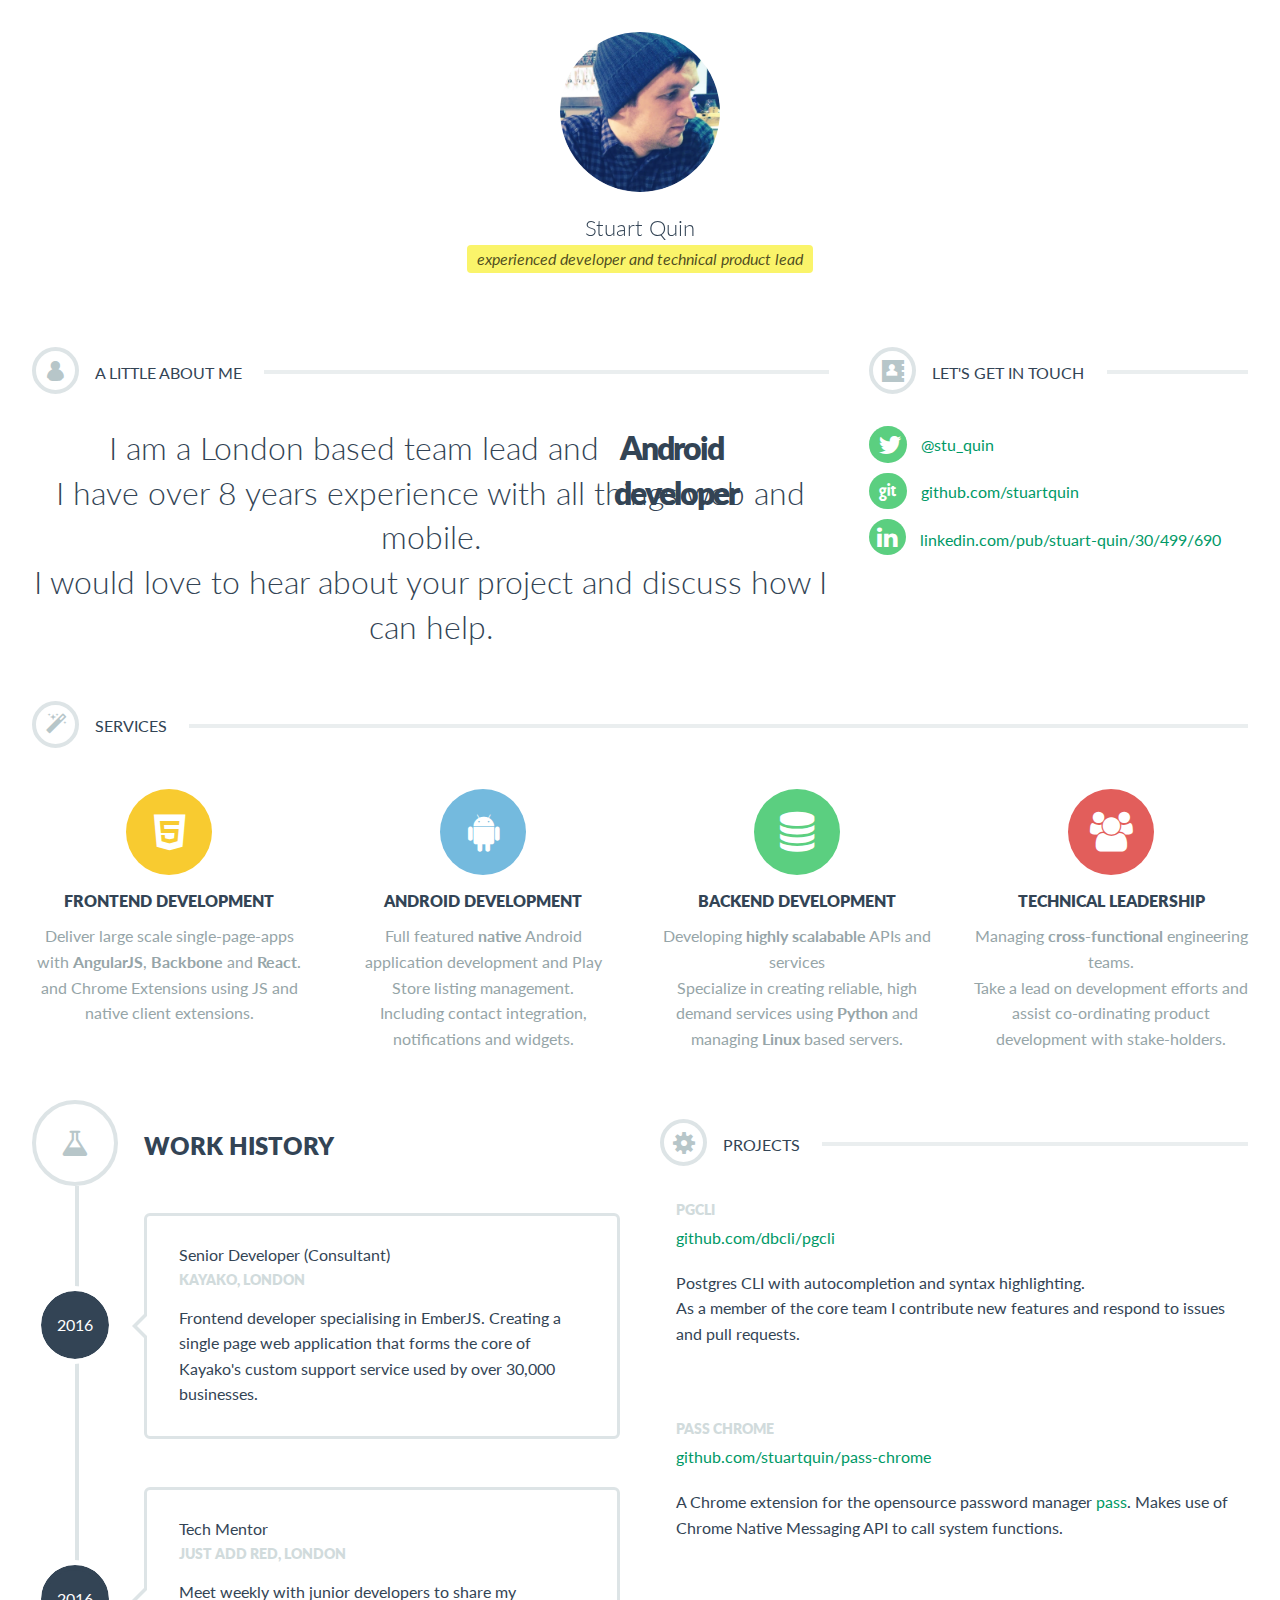
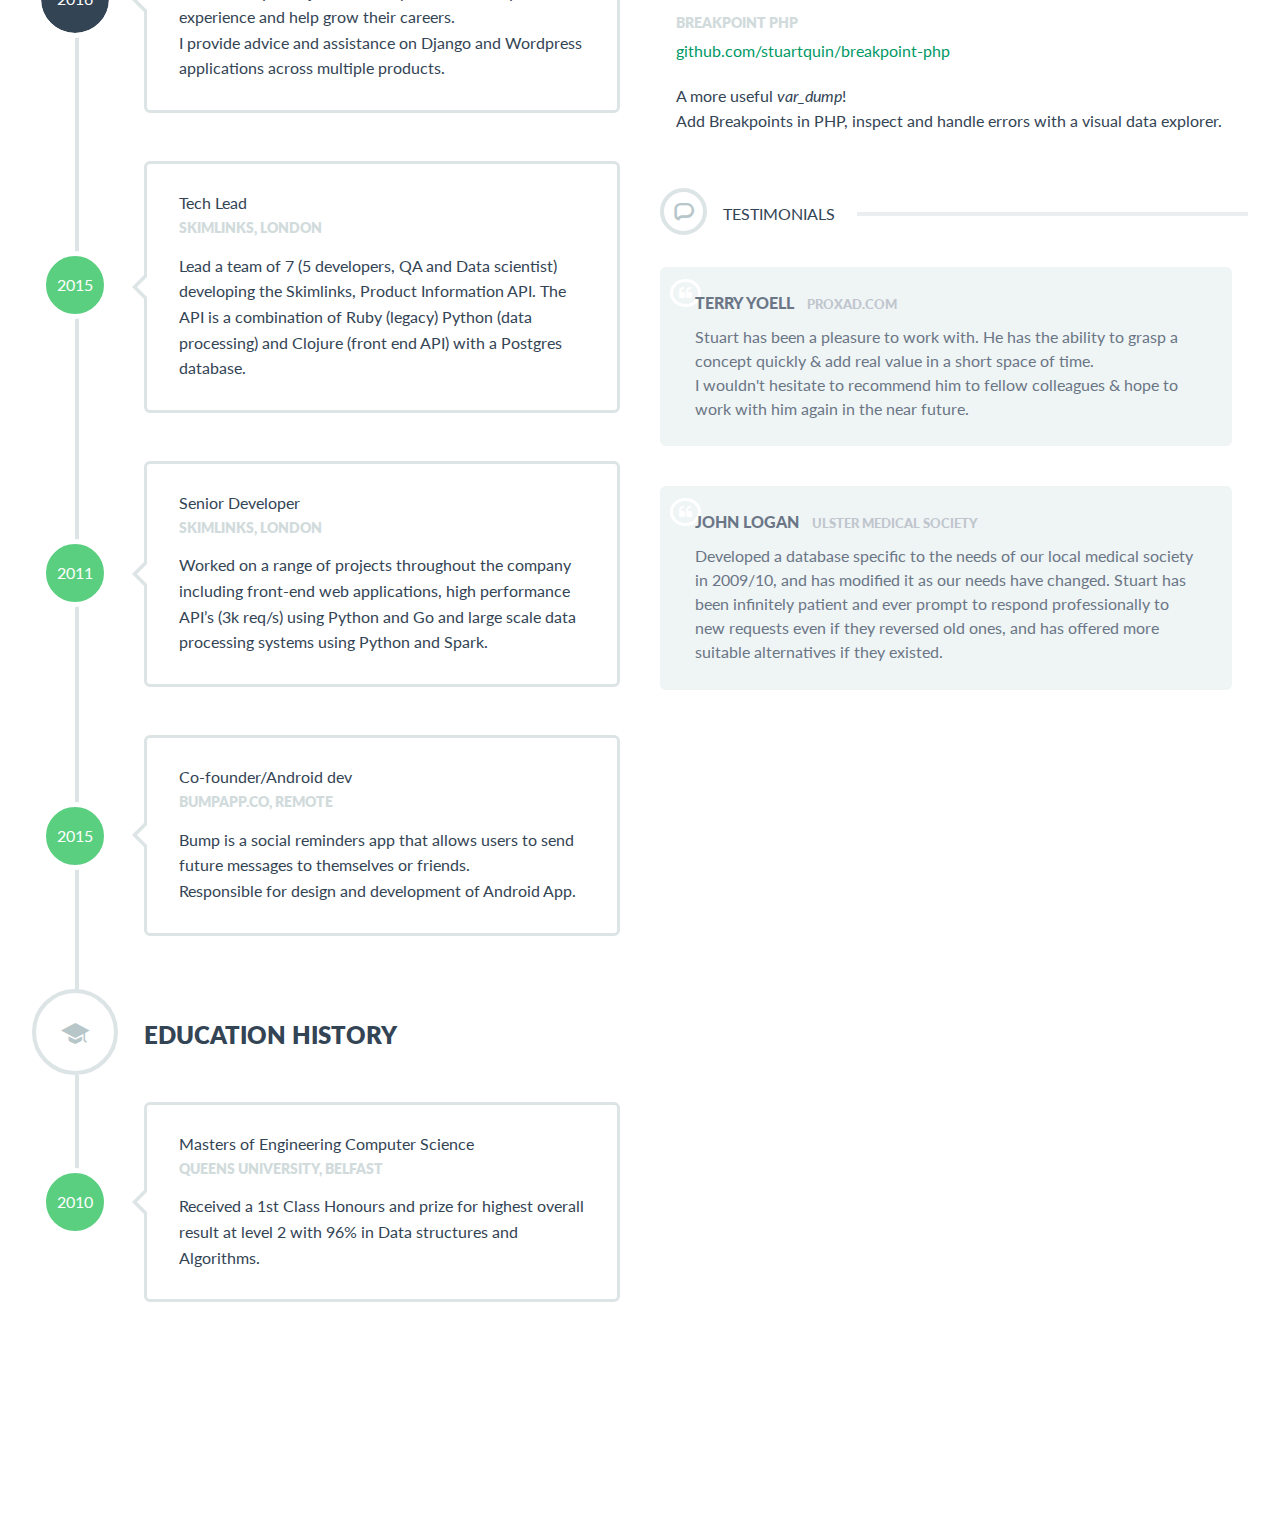
<file: index.html>
<!DOCTYPE html>
<html lang="en" class="no-js one-page-layout" data-classic-layout="false" data-mobile-only-classic-layout="true" data-inAnimation="fadeInUp" data-outAnimation="fadeOutDownBig"><!-- InstanceBegin template="/Templates/layout.dwt" codeOutsideHTMLIsLocked="false" -->

	<head>
    
		<meta charset="utf-8" />
        <meta name="viewport" content="width=device-width, initial-scale=1, maximum-scale=1">
        <meta name="description" content="cvCard - Responsive HTML5 vCard Template">
        <meta name="keywords" content="vcard, html5, portfolio">
        <meta name="author" content="Pixelwars">

        <title>Stuart Quin: Software and leadership consultant</title>

        <!-- FAV and TOUCH ICONS -->
        <link rel="shortcut icon" href="images/ico/favicon.ico">
        <link rel="apple-touch-icon" href="images/ico/apple-touch-icon.png"/>
		
		<script src="js/modernizr.custom.js"></script>
         
        <!-- FONTS -->
        <link href='http://fonts.googleapis.com/css?family=Lato:100,300,400,700,900,100italic,300italic,400italic,700italic,900italic' rel='stylesheet' type='text/css'>
            
        <!-- STYLES -->
        <link rel="stylesheet" type="text/css" media="print" href="css/print.css">
        <link rel="stylesheet" type="text/css" href="css/normalize.css">
        <link rel="stylesheet" type="text/css" href="css/bootstrap.min.css">
        <link rel="stylesheet" type="text/css" href="js/nprogress/nprogress.css">
        <link rel="stylesheet" type="text/css" href="css/animate.css">
        <link rel="stylesheet" type="text/css" href="css/fonts/font-awesome/css/font-awesome.min.css">
        <link rel="stylesheet" type="text/css" href="css/fonts/fontello/css/fontello.css">
        <link rel="stylesheet" type="text/css" href="css/jquery.fancybox-1.3.4.css">
        <link rel="stylesheet" type="text/css" href="js/google-code-prettify/prettify.css">
        <link rel="stylesheet" type="text/css" href="css/uniform.default.css">
        <link rel="stylesheet" type="text/css" href="css/style.css">
        <link rel="stylesheet" type="text/css" href="css/main.css">
        
        <!--[if lte IE 9]>
            <script src="js/html5shiv.js"></script>
            <script src="js/respond.min.js"></script>
            <script src="js/selectivizr-min.js"></script>
        <![endif]--> 

		<!-- InstanceBeginEditable name="head" -->
        <!-- InstanceEndEditable -->
        
	</head>
	<body>
        <!-- CONTAINER -->
		<div class="container" id="container">
			
            
  <!-- HEADER -->
  <header class="header">
    <img src="profile.png" alt="avatar">
    <h1>Stuart Quin</h1>
    <p>experienced developer and technical product lead</p>
  </header>
  <!-- HEADER -->
            
            
            
            
            
            <!-- WRAPPER -->
			<div class="wrapper">
            
            
            
				<!-- InstanceBeginEditable name="Page-Content" -->
                
                
				<!-- PAGE : ABOUT -->
  <section id="about" class="page">
    <div class="content">
  
      <!-- row -->
      <div class="row">
  
        <!-- column 8/12 -->
        <div class="col-md-8">
  
          <h2 class="section-title"><span><i class="icon-guest"></i>A LITTLE ABOUT ME</span></h2>
  
          <!-- intro -->
          <div class="intro">
  
            <h2>
              I am a London based team lead and 
              
              <span class="rotate-words">
                <span>Android developer</span>
                <span>JS developer</span>
                <span>Python developer</span>
                <span>WP developer</span>
              </span>
              <br />
              I have over 8 years experience with all things web and mobile. <br />
              I would love to hear about your project and discuss how I can help.
            </h2>
  
          </div>
          <!-- intro -->
  
  
        </div>
        <!-- column 8/12 -->
  
  
        <!-- column 4/12 -->
        <div class="col-md-4">
          <h2 class="section-title"><span><i class="icon-address-book"></i>LET'S GET IN TOUCH</span></h2>

          <div class="letter">
            <div class="letter-info">
              <p><i class="icon-twitter"></i><a href="https://twitter.com/stu_quin">@stu_quin</a></p>
              <p><i class="icon-github"></i><a href="https://github.com/stuartquin">github.com/stuartquin</a></p>
              <p><i class="fa fa-linkedin contact-linkedin"></i><a href="https://www.linkedin.com/pub/stuart-quin/30/499/690b">linkedin.com/pub/stuart-quin/30/499/690</a></p>
            </div>
          </div>    
        </div>
        <!-- column 4/12 -->
  
  
      </div><!-- row -->
                        
                        	      
                                
      <h2 class="section-title"><span><i class="fa fa-magic"></i>SERVICES</span></h2>
                  
      <!-- SERVICES -->
      <div class="row">
        <div class="col-sm-6 col-md-3">

          <!-- service -->
          <div class="service color1">
            <i class="fa fa-html5"></i>
            <h4>Frontend Development</h4>
            <p>
            Deliver large scale single-page-apps with
            <strong>AngularJS</strong>, <strong>Backbone</strong> and 
            <strong>React</strong>. 
            and Chrome Extensions using JS and native client extensions.
            </p>
          </div>
          <!-- service -->

        </div>

        <div class="col-sm-6 col-md-3">
          <!-- service -->
          <div class="service color2">
            <i class="fa fa-android"></i>
            <h4>Android Development</h4>
            <p>
            Full featured <strong>native</strong> Android application
            development and Play Store listing management.<br />
            Including contact integration, notifications and widgets.
            </p>
          </div>
          <!-- service -->
        </div>

        <div class="col-sm-6 col-md-3">
          <!-- service -->
          <div class="service color3">
            <i class="fa fa-database"></i>
            <h4>Backend Development</h4>
            <p>
            Developing <strong>highly scalabable</strong> APIs and services
            <br />
            Specialize in creating reliable, high demand services using
            <strong>Python</strong> and managing <strong>Linux</strong> based
            servers.
            </p>
          </div>
          <!-- service -->
        </div>

        <div class="col-sm-6 col-md-3">

          <!-- service -->
          <div class="service color4">
            <i class="fa fa-users"></i>
            <h4>Technical Leadership</h4>
            <p>
            Managing <strong>cross-functional</strong> engineering teams.
            <br />
            Take a lead on development efforts and assist co-ordinating
            product development with stake-holders.
            </p>
          </div>
          <!-- service -->

        </div>

      </div><!-- row -->
      <!-- SERVICES -->
                                       
    <div class="row">
    
      <!-- col 6/12 -->
      <div class="col-md-6">
    
        <!-- timeline -->
        <div class="timeline">
    
          <h2><i class="fa fa-flask"></i>WORK HISTORY</h2>

          <div class="event current">
            <span class="date">2016</span>
            <h4>Senior Developer (Consultant)</h4>
            <h5>Kayako, London</h5>
            <p>
            Frontend developer specialising in EmberJS. Creating a single page
            web application that forms the core of Kayako's custom support
            service used by over 30,000 businesses.
            </p>
          </div>

          <div class="event current">
            <span class="date">2016</span>
            <h4>Tech Mentor</h4>
            <h5>Just Add Red, London</h5>
            <p>
              Meet weekly with junior developers to share my experience and
              help grow their careers.<br /> I provide advice and assistance
              on Django and Wordpress applications across multiple products.
            </p>
          </div>
    
          <div class="event">
            <span class="date">2015</span>
            <h4>Tech Lead</h4>
            <h5>Skimlinks, London</h5>
            <p>
            Lead a team of 7 (5 developers, QA and Data scientist) developing
            the Skimlinks, Product Information API.  The API is a combination
            of Ruby (legacy) Python (data processing) and Clojure
            (front end API) with a Postgres database.
            </p>
          </div>
    
    
          <div class="event">
            <span class="date">2011</span>
            <h4>Senior Developer</h4>
            <h5>Skimlinks, London</h5>
            <p>
            Worked on a range of projects throughout the company including
            front-end web applications, high performance API’s (3k req/s)
            using Python and Go and large scale data processing systems using
            Python and Spark.
            </p>
          </div>
    
          <div class="event">
            <span class="date">2015</span>
            <h4>Co-founder/Android dev</h4>
            <h5>Bumpapp.co, Remote</h5>
            <p>
            Bump is a social reminders app that allows users to send future
            messages to themselves or friends.<br />
            Responsible for design and development of Android App.
            </p>
          </div>
    
        </div>
        <!-- timeline -->
    
    
        <!-- timeline -->
        <div class="timeline">
          <h2><i class="icon-college"></i>EDUCATION HISTORY</h2>
    
          <div class="event">
            <span class="date">2010</span>
            <h4>Masters of Engineering Computer Science</h4>
            <h5>Queens University, Belfast</h5>
            <p>
            Received a 1st Class Honours and prize for highest overall result
            at level 2 with 96% in Data structures and Algorithms.
            </p>
          </div>
        </div>
        <!-- timeline -->
    
    
      </div> 
      <!-- col 6/12 -->
    
    
    
      <!-- col 6/12 -->
      <div class="col-md-6">
    
        <h2 class="section-title"><span><i class="icon-cog-1"></i>PROJECTS</span></h2>

        <div class="project">
          <h5>pgcli</h5>
          <h4>
            <a target="_blank"
              href="https://github.com/dbcli/pgcli">github.com/dbcli/pgcli</a>
          </h4>
          <p>
          Postgres CLI with autocompletion and syntax highlighting. <br />
          As a member of the core team I contribute new features and respond to
          issues and pull requests.
          </p>
        </div>
    
        <div class="project">
          <h5>Pass Chrome</h5>
          <h4>
            <a target="_blank"
              href="https://github.com/stuartquin/pass-chrome">github.com/stuartquin/pass-chrome</a>
          </h4>
          <p>
          A Chrome extension for the opensource password manager 
          <a href="http://www.passwordstore.org/">pass</a>. Makes use of 
          Chrome Native Messaging API to call system functions.
          </p>
        </div>

        <div class="project">
          <h5>Breakpoint PHP</h5>
          <h4>
            <a target="_blank"
              href="https://github.com/stuartquin/breakpoint-php">github.com/stuartquin/breakpoint-php</a>
          </h4>
          <p>
          A more useful <em>var_dump</em>! <br />
          Add Breakpoints in PHP, inspect and handle errors with a visual data
          explorer.
          </p>
        </div>
    
        <h2 class="section-title"><span><i class="icon-comment"></i>TESTIMONIALS</span></h2>
    
        <!-- testo-group -->
        <div class="testo-group">
    
          <!-- Testimonial -->
          <div class="testo">
            <h4>Terry Yoell<span>Proxad.com</span></h4>
            <p>
            Stuart has been a pleasure to work with. He has the ability to
            grasp a concept quickly &amp; add real value in a short space of
            time.<br />
            I wouldn't hesitate to recommend him to fellow colleagues &amp;
            hope to work with him again in the near future.
            </p>
    
          </div>

          <div class="testo">
            <h4>John Logan<span>Ulster Medical Society</span></h4>
            <p>
            Developed a database specific to the needs of our local medical
            society in 2009/10, and has modified it as our needs have changed.
            Stuart has been infinitely patient and ever prompt to respond
            professionally to new requests even if they reversed old ones,
            and has offered more suitable alternatives if they existed.
            </p>
    
          </div>

 

          <!-- Testimonial -->
        </div>
        <!-- testo-group -->
    
    
      </div>
      <!-- col 6/12 -->
    
    
    </div>                       
    <!-- row -->                   
    <div class="row"></div><!-- row -->      
  </div>
</section>
                <!-- PAGE : ABOUT -->
                <!-- PAGE : PORTFOLIO -->
				<section id="portfolio" class="portfolio page"></section>
                <!-- PAGE : PORTFOLIO -->
                <!-- PAGE : CONTACT -->
				<section id="contact" class="page">
				</section>
                <!-- PAGE : CONTACT -->
                
                
                
                
                <!-- PAGE : BLOG -->
				<section id="blog" class="page">
				</section>
                <!-- PAGE : BLOG -->
                
                
                
                
                <!-- PAGE : RESUME -->
				<section id="resume" class="page"></section>
                <!-- PAGE : RESUME -->
                
                
                
            
            	<!-- InstanceEndEditable -->
            
            
                
			</div>
            <!-- WRAPPER -->
            
            
		</div>
        <!-- CONTAINER -->
        
        
        
        
        
        <!-- InstanceBeginEditable name="Body-End-Content" -->
        
        
        <!-- PORTFOLIO SINGLE AJAX CONTENT CONTAINER -->
        <div class="p-overlay"></div>
        <div class="p-overlay"></div>
        

        <!-- ALERT : used for contact form mail delivery alert -->
        <div class="site-alert animated"></div>
        
        
        <!-- InstanceEndEditable -->
        
        
		
        
        <!-- SCRIPTS -->
        <script src="js/jquery-1.10.2.min.js"></script>
		<script src="js/jquery-migrate-1.2.1.min.js"></script>
        <script src="js/triple.layout.js"></script>
        <script src="js/smoothscroll.js"></script>
        <script src="js/nprogress/nprogress.js"></script>
        <script src="js/jquery.isotope.min.js"></script>
        <script src="js/jquery.uniform.min.js"></script>
        <script src="js/google-code-prettify/prettify.js"></script>
        <script src="js/main.js"></script>
	</body>
<!-- InstanceEnd --></html>
</file>
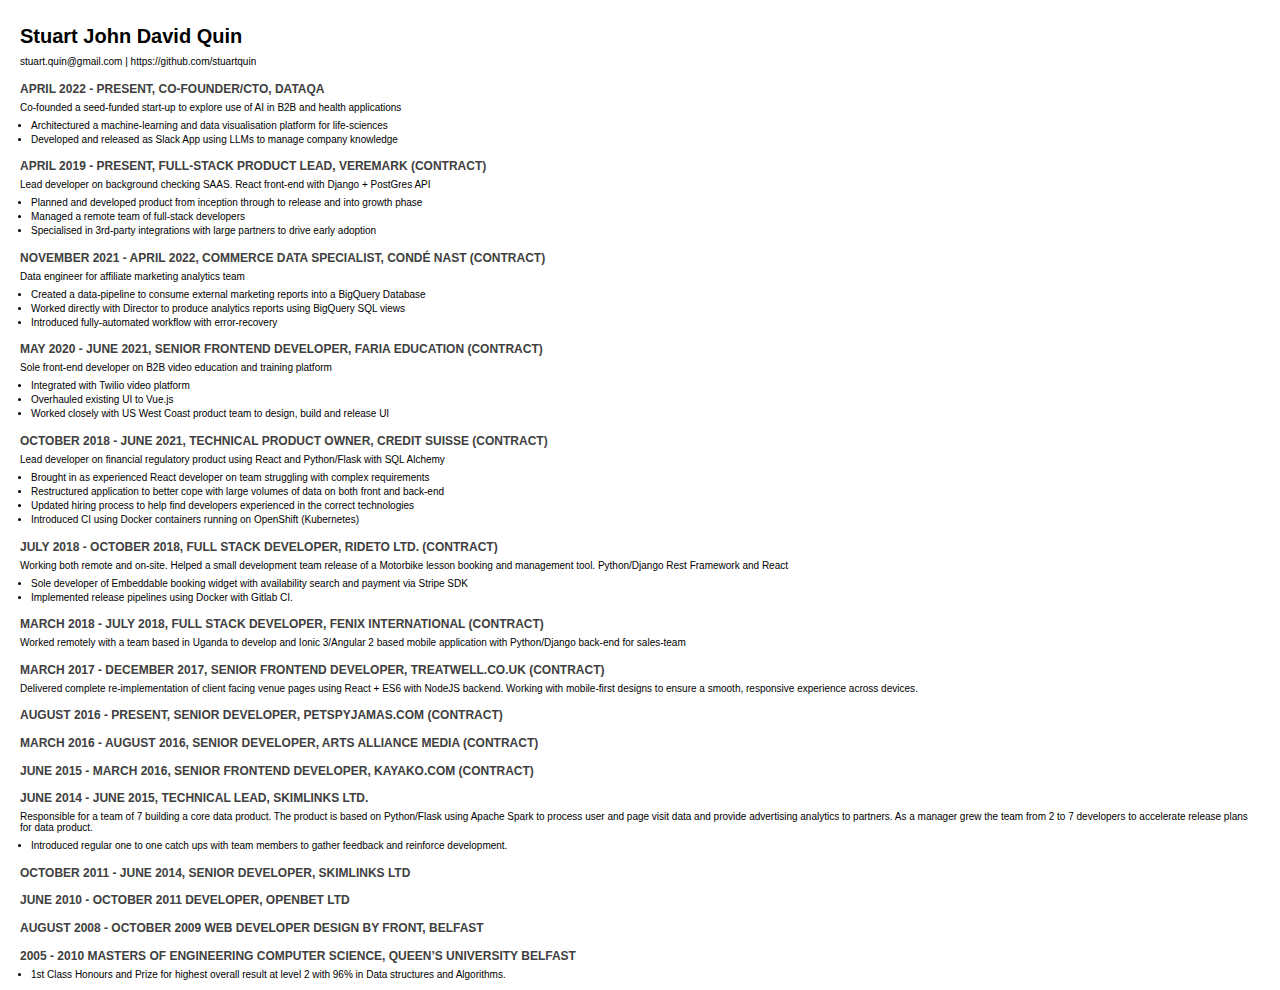
<file: CV.html>
<html>

  <head>
    <meta charset="utf-8">
    <style>
        body {
            font-family: Tahoma, Geneva, sans-serif;
            margin: 1em 2em 1em 2em;
            font-size: 10px;
            line-height: 110%;
        }

        h1,
        h2,
        h3,
        h4,
        h5,
        h6 {
            font-family: Trebuchet MS, Helvetica, sans-serif;
            font-weight: bold;
            line-height: 100%;
            margin-top: 1.3em;
            margin-bottom: 0.5em;
        }

        h1 {
            font-size: 2.0em;
            color: #000000;
        }

        h2 {
            font-size: 1.2em;
            color: #404040;
            text-transform: uppercase;
        }

        h3 {
            font-size: 1.2em;
            color: #707070;
        }

        h4 {
            font-size: 1.1em;
            color: #909090;
        }

        h5 {
            font-size: 1.0em;
            color: #989898;
        }

        h6 {
            font-size: 1.0em;
            color: #9c9c9c;
        }

        p,
        pre,
        blockquote,
        table,
        ul,
        ol,
        dl {
            margin-top: 0.7em;
            margin-bottom: 0.7em;
        }

        ul ul,
        ul ol,
        ol ol,
        ol ul {
            margin-top: 0.5em;
            margin-bottom: 0.5em;
        }

        li {
            margin: 0.3em auto;
        }

        ul {
            margin-left: 1em;
            padding-left: 0.1em;
        }

        dt {
            font-weight: bold;
        }

        img {
            border: none;
        }

        pre {
            border-left: 1px solid #ccc;
            margin-left: 2em;
            padding-left: 0.5em;
        }

        blockquote {
            padding: 0.4em;
            background-color: #f6f5eb;
        }

        th,
        td {
            border: 1px solid #ccc;
            padding: 0.3em;
        }

        th {
            background-color: #f0f0f0;
        }

        hr {
            border: none;
            border-top: 1px solid #ccc;
            width: 100%;
        }

        del {
            text-decoration: line-through;
            color: #777777;
        }

        .toc li {
            list-style-type: none;
        }

        .todo {
            font-weight: bold;
            background-color: #f0ece8;
            color: #a03020;
        }

        .justleft {
            text-align: left;
        }

        .justright {
            text-align: right;
        }

        .justcenter {
            text-align: center;
        }

        .center {
            margin-left: auto;
            margin-right: auto;
        }

        .tag {
            background-color: #eeeeee;
            font-family: monospace;
            padding: 2px;
        }

        .header a {
            text-decoration: none;
            color: inherit;
        }

        /* classes for items of todo lists */
        .rejected {
            /* list-style: none; */
            background-image: url([data-uri]);
            background-repeat: no-repeat;
            background-position: 0 .2em;
            padding-left: 1.5em;
        }

        .done0 {
            /* list-style: none; */
            background-image: url([data-uri]);
            background-repeat: no-repeat;
            background-position: 0 .2em;
            padding-left: 1.5em;
        }

        .done1 {
            background-image: url([data-uri]);
            background-repeat: no-repeat;
            background-position: 0 .15em;
            padding-left: 1.5em;
        }

        .done2 {
            background-image: url([data-uri]);
            background-repeat: no-repeat;
            background-position: 0 .15em;
            padding-left: 1.5em;
        }

        .done3 {
            background-image: url([data-uri]);
            background-repeat: no-repeat;
            background-position: 0 .15em;
            padding-left: 1.5em;
        }

        .done4 {
            background-image: url([data-uri]);
            background-repeat: no-repeat;
            background-position: 0 .15em;
            padding-left: 1.5em;
        }

        code {
            font-family: Monaco, "Courier New", "DejaVu Sans Mono", "Bitstream Vera Sans Mono", monospace;
            -webkit-border-radius: 1px;
            -moz-border-radius: 1px;
            border-radius: 1px;
            -moz-background-clip: padding;
            -webkit-background-clip: padding-box;
            background-clip: padding-box;
            padding: 0px 3px;
            display: inline-block;
            color: #52595d;
            border: 1px solid #ccc;
            background-color: #f9f9f9;
        }

        @media print {

            /* All your print styles go here */
            body {
                margin: 0;
            }

            h1 {
                margin-top: 0;
            }
        }
    </style>
</head>

<body>
    <h1 id="stuart-john-david-quin">Stuart John David Quin</h1>
    <p>stuart.quin@gmail.com | https://github.com/stuartquin</p>
    <h2 id="april-2022---present-full-stack-developer-veremark">April 2022 - Present, Co-founder/CTO, DataQA</h2>
    <p>Co-founded a seed-funded start-up to explore use of AI in B2B and health applications</p>
    <ul>
        <li>Architectured a machine-learning and data visualisation platform for life-sciences</li>
        <li>Developed and released as Slack App using LLMs to manage company knowledge</li>
    </ul>
    <h2 id="april-2019---present-full-stack-developer-veremark">April 2019 - Present, Full-Stack Product Lead, Veremark (Contract)</h2>
    <p>Lead developer on background checking SAAS. React front-end with Django + PostGres API</p>
    <ul>
        <li>Planned and developed product from inception through to release and into growth phase</li>
        <li>Managed a remote team of full-stack developers</li>
        <li>Specialised in 3rd-party integrations with large partners to drive early adoption</li>
    </ul>
    <h2 id="november-2021---present-commerce-data-specialist-conde">November 2021 - April 2022, Commerce Data Specialist, Condé Nast (Contract)</h2>
    <p>Data engineer for affiliate marketing analytics team</p>
    <ul>
        <li>Created a data-pipeline to consume external marketing reports into a BigQuery Database</li>
        <li>Worked directly with Director to produce analytics reports using BigQuery SQL views</li>
        <li>Introduced fully-automated workflow with error-recovery</li>
    </ul>
    <h2 id="may-2020---june-2021-senior-frontend-developer-faria-contract">
      May 2020 - June 2021, Senior Frontend Developer, Faria Education (Contract)
    </h2>
    <p>Sole front-end developer on B2B video education and training platform</p>
    <ul>
        <li>Integrated with Twilio video platform</li>
        <li>Overhauled existing UI to Vue.js</li>
        <li>Worked closely with US West Coast product team to design, build and release UI </li>
    </ul>
    <h2 id="october-2018---june-2019-full-stack-developer-credit-suisse-contract">October 2018 - June 2021, Technical
        Product Owner, Credit Suisse (Contract)</h2>
    <p>Lead developer on financial regulatory product using React and Python/Flask with SQL Alchemy</p>
    <ul>
        <li>Brought in as experienced React developer on team struggling with complex requirements</li>
        <li>Restructured application to better cope with large volumes of data on both front and back-end</li>
        <li>Updated hiring process to help find developers experienced in the correct technologies</li>
        <li>Introduced CI using Docker containers running on OpenShift (Kubernetes)</li>
    </ul>
    <h2 id="july-2018---october-2018-full-stack-developer-rideto-ltd.-contract">July 2018 - October 2018, Full Stack
        Developer, RideTo Ltd. (Contract)</h2>
    <p>Working both remote and on-site. Helped a small development team release of a Motorbike lesson booking and
        management tool. Python/Django Rest Framework and React</p>
    <ul>
        <li>Sole developer of Embeddable booking widget with availability search and payment via Stripe SDK</li>
        <li>Implemented release pipelines using Docker with Gitlab CI.</li>
    </ul>
    <h2 id="march-2018---july-2018-full-stack-developer-fenix-international-contract">March 2018 - July 2018, Full Stack
        Developer, Fenix International (Contract)</h2>
    <p>Worked remotely with a team based in Uganda to develop and Ionic 3/Angular 2 based mobile application with
        Python/Django back-end for sales-team</p>
    <h2 id="march-2017---december-2017-senior-frontend-developer-treatwell.co.uk-contract">March 2017 - December 2017,
        Senior Frontend Developer, Treatwell.co.uk (Contract)</h2>
    <p>Delivered complete re-implementation of client facing venue pages using React + ES6 with NodeJS backend. Working
        with mobile-first designs to ensure a smooth, responsive experience across devices.</p>
    <h2 id="august-2016---present-senior-developer-petspyjamas.com-contract">August 2016 - Present, Senior Developer,
        Petspyjamas.com (Contract)</h2>
    <h2 id="march-2016---august-2016-senior-developer-arts-alliance-media-contract">March 2016 - August 2016, Senior
        Developer, Arts Alliance Media (Contract)</h2>
    <h2 id="june-2015---march-2016-senior-frontend-developer-kayako.com-contract">June 2015 - March 2016, Senior
        Frontend Developer, Kayako.com (Contract)</h2>
    <h2 id="june-2014---june-2015-technical-lead-skimlinks-ltd.">June 2014 - June 2015, Technical Lead, Skimlinks Ltd.
    </h2>
    <p>Responsible for a team of 7 building a core data product. The product is based on Python/Flask using Apache Spark
        to process user and page visit data and provide advertising analytics to partners. As a manager grew the team
        from 2 to 7 developers to accelerate release plans for data product.</p>
    <ul>
        <li>Introduced regular one to one catch ups with team members to gather feedback and reinforce development.</li>
    </ul>
    <h2 id="october-2011---june-2014-senior-developer-skimlinks-ltd">October 2011 - June 2014, Senior Developer,
        Skimlinks Ltd</h2>
    <h2 id="june-2010---october-2011-developer-openbet-ltd">June 2010 - October 2011 Developer, Openbet Ltd</h2>
    <h2 id="august-2008-october-2009-web-developer-design-by-front-belfast">August 2008 - October 2009 Web Developer Design by Front, Belfast</h2>
    <h2 id="masters-of-engineering-computer-science-queens-university-belfast">2005 - 2010 Masters of Engineering
        Computer Science, Queen’s University Belfast</h2>
    <ul>
        <li>1st Class Honours and Prize for highest overall result at level 2 with 96% in Data structures and
            Algorithms.</li>
    </ul>
</body>

</html>
</file>
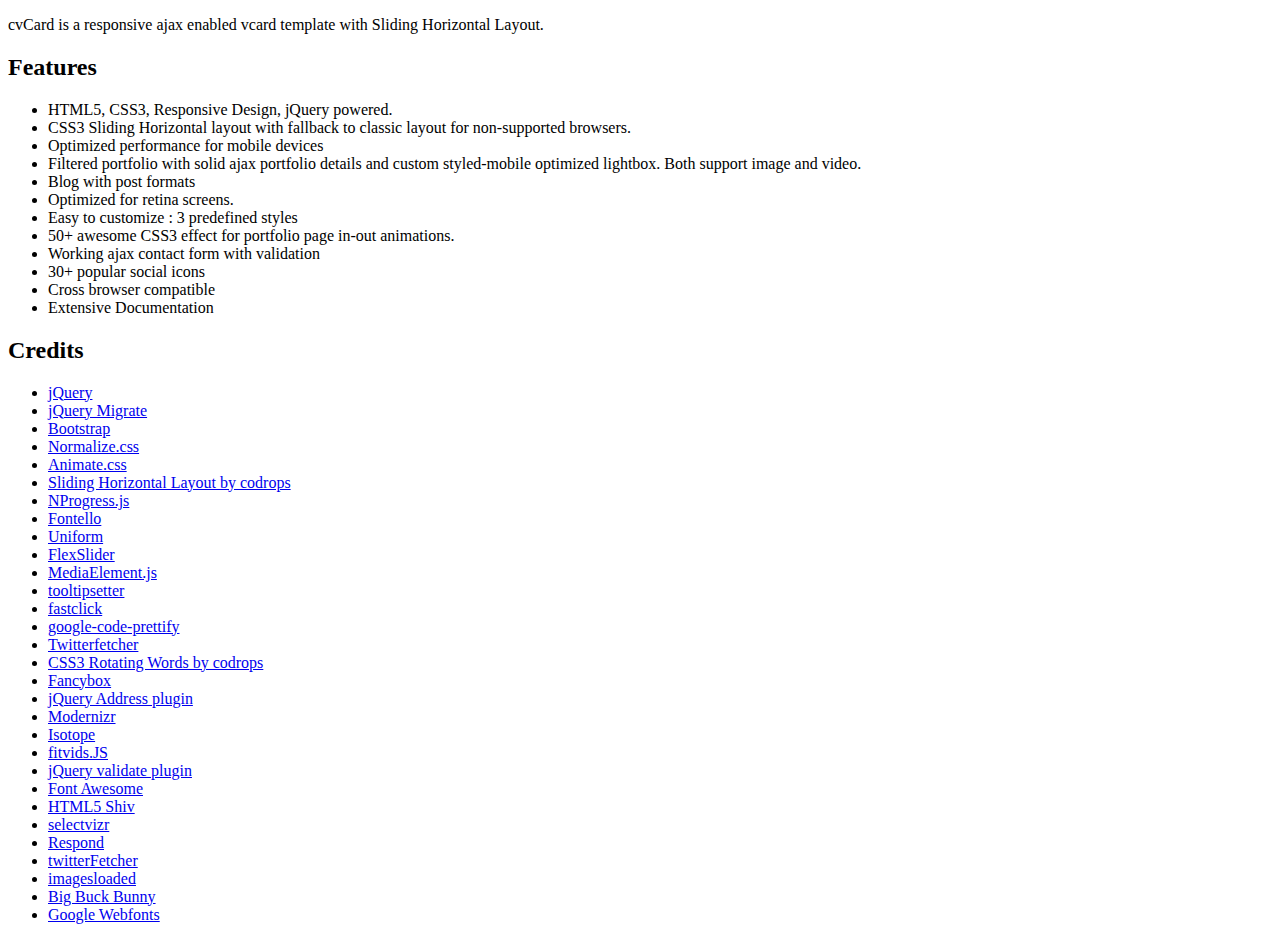
<file: desc.html>
<!doctype html>
<html>
<head>
<meta charset="utf-8">
<title>Untitled Document</title>
</head>

<body>

<p>cvCard is a responsive ajax enabled vcard template with Sliding Horizontal Layout.</p>

<h2>Features</h2>
<ul>
    <li>HTML5, CSS3, Responsive Design, jQuery powered.</li>
    <li>CSS3 Sliding Horizontal layout with fallback to classic layout for non-supported browsers.</li>
    <li>Optimized performance for mobile devices</li>
    <li>Filtered portfolio with solid ajax portfolio details and custom styled-mobile optimized lightbox. Both support image and video.</li>
    <li>Blog with post formats</li>
    <li>Optimized for retina screens.</li>
    <li>Easy to customize : 3 predefined styles</li>
    <li>50+ awesome CSS3 effect for portfolio page in-out animations.</li>
    <li>Working ajax contact form with validation</li>
    <li>30+ popular social icons</li>
    <li>Cross browser compatible</li>
    <li>Extensive Documentation</li>
</ul>


<h2>Credits</h2>

<ul>
            <li><a href="http://jquery.com/" target="_blank">jQuery</a></li>
            <li><a target="_blank" href="https://github.com/jquery/jquery-migrate/">jQuery Migrate</a></li>
            <li><a href="http://getbootstrap.com/" target="_blank">Bootstrap</a></li>
            <li><a href="http://necolas.github.com/normalize.css/" target="_blank">Normalize.css</a></li>
            <li><a href="http://daneden.me/animate/" target="_blank">Animate.css</a></li>
            <li><a target="_blank" href="http://tympanus.net/codrops/2013/09/05/sliding-horizontal-layout/">Sliding Horizontal Layout by codrops</a></li>
            <li><a href="http://ricostacruz.com/nprogress/" target="_blank">NProgress.js</a></li>
            <li><a href="http://fontello.com/" target="_blank">Fontello</a></li>
            <li><a href="http://uniformjs.com/" target="_blank">Uniform</a></li>
            <li><a href="http://www.woothemes.com/flexslider/" target="_blank">FlexSlider</a></li>
            <li><a href="http://mediaelementjs.com" target="_blank">MediaElement.js</a></li>
            <li><a href="http://iamceege.github.io/tooltipster/" target="_blank">tooltipsetter</a></li>
            <li><a target="_blank" href="http://ftlabs.github.io/fastclick/">fastclick</a></li>
            <li><a href="http://detectmobilebrowsers.com/" target="_blank">google-code-prettify</a></li>
            <li><a target="_blank" href="http://jasonmayes.com/projects/twitterApi/#sthash.FxV29APl.dpbs">Twitterfetcher</a></li>
            <li><a href="http://tympanus.net/codrops/2012/04/17/rotating-words-with-css-animations/" target="_blank">CSS3 Rotating Words by codrops</a></li>
            <li><a href="http://fancybox.net/" target="_blank">Fancybox</a></li>
            <li><a href="http://www.asual.com/jquery/address/" target="_blank">jQuery Address plugin</a></li>
            <li><a href="http://modernizr.com/" target="_blank">Modernizr</a></li>
            <li><a href="http://isotope.metafizzy.co/" target="_blank">Isotope</a></li>
            <li><a href="http://fitvidsjs.com/" target="_blank">fitvids.JS</a></li>
            <li><a href="http://bassistance.de/jquery-plugins/jquery-plugin-validation/" target="_blank">jQuery validate plugin</a></li>
            <li><a href="http://fortawesome.github.com/Font-Awesome/" target="_blank">Font Awesome</a></li>
            <li><a href="https://github.com/aFarkas/html5shiv" target="_blank">HTML5 Shiv</a></li>
            <li><a href="http://selectivizr.com/" target="_blank">selectvizr</a></li>
            <li><a target="_blank" href="https://github.com/scottjehl/Respond">Respond</a></li>
            <li><a href="http://jasonmayes.com/projects/twitterApi/" target="_blank">twitterFetcher</a></li>
            <li><a href="https://github.com/desandro/imagesloaded" target="_blank">imagesloaded</a></li>
            <li><a href="http://www.bigbuckbunny.org/" target="_blank">Big Buck Bunny</a></li>
            <li><a target="_new" href="http://www.google.com/webfonts">Google Webfonts</a></li>
        </ul>

</body>
</html>
</file>
<file: css/print.css>
/* Print Style Sheet */
@media print {
	body { background:white; font-size:10pt; margin:0 }
	h1, h2, h3, h4, h5, h6 { page-break-after:avoid; page-break-inside:avoid }
	blockquote, table, pre { page-break-inside:avoid }
	ul, ol, dl  { page-break-before:avoid }
	img { page-break-inside:avoid; page-break-after:avoid; }
	.vs-triplelayout .vs-nav .vs-nav-left, .vs-triplelayout .vs-nav .vs-nav-right { display: none; }
}
</file>
<file: js/nprogress/nprogress.css>
/* Make clicks pass-through */
#nprogress {
  pointer-events: none; position: relative; z-index: 1000;
}

#nprogress .bar {
  background: #5BCF80;
  position: fixed;
  z-index: 100;
  top: 0;
  left: 0;
  width: 100%;
  height: 3px;
}

/* Fancy blur effect */
#nprogress .peg {
  display: block;
  position: absolute;
  right: 0px;
  width: 100px;
  height: 100%;
  opacity: 1.0;

  -webkit-transform: rotate(3deg) translate(0px, -6px);
      -ms-transform: rotate(3deg) translate(0px, -6px);
          transform: rotate(3deg) translate(0px, -6px);
}

/* Remove these to get rid of the spinner */
#nprogress .spinner {
  display: block;
  position: fixed;
  z-index: 10000;
  top: 15px;
  left: 15px;
}

#nprogress .spinner-icon {
  width: 20px;
  height: 20px;
  box-sizing: border-box;

  border: solid 3px transparent;
  border-top-color: #5BCF80;
  border-left-color: #5BCF80;
  border-radius: 50%;

  -webkit-animation: nprogress-spinner 400ms linear infinite;
          animation: nprogress-spinner 400ms linear infinite;
}

@-webkit-keyframes nprogress-spinner {
  0%   { -webkit-transform: rotate(0deg); }
  100% { -webkit-transform: rotate(360deg); }
}
@keyframes nprogress-spinner {
  0%   { transform: rotate(0deg); }
  100% { transform: rotate(360deg); }
}
</file>
<file: css/fonts/fontello/css/fontello.css>
@font-face {
  font-family: 'fontello';
  src: url('../font/fontello.eot?63284743');
  src: url('../font/fontello.eot?63284743#iefix') format('embedded-opentype'),
       url('../font/fontello.woff?63284743') format('woff'),
       url('../font/fontello.ttf?63284743') format('truetype'),
       url('../font/fontello.svg?63284743#fontello') format('svg');
  font-weight: normal;
  font-style: normal;
}
/* Chrome hack: SVG is rendered more smooth in Windozze. 100% magic, uncomment if you need it. */
/* Note, that will break hinting! In other OS-es font will be not as sharp as it could be */

@media screen and (-webkit-min-device-pixel-ratio:0) {
  @font-face {
    font-family: 'fontello';
    src: url('../font/fontello.svg?63284743#fontello') format('svg');
  }
}

 
 [class^="icon-"]:before, [class*=" icon-"]:before {
  font-family: "fontello";
  font-style: normal;
  font-weight: normal;
  speak: none;
 
  display: inline-block;
  text-decoration: inherit;
  width: 1em;
  margin-right: .2em;
  text-align: center;
  /* opacity: .8; */
 
  /* For safety - reset parent styles, that can break glyph codes*/
  font-variant: normal;
  text-transform: none;
     
  /* fix buttons height, for twitter bootstrap */
  line-height: 1em;
 
  /* Animation center compensation - margins should be symmetric */
  /* remove if not needed */
  margin-left: .2em;
 
  /* you can be more comfortable with increased icons size */
  /* font-size: 120%; */
 
  /* Uncomment for 3D effect */
  /* text-shadow: 1px 1px 1px rgba(127, 127, 127, 0.3); */
}
 
.icon-picture:before { content: '\e869'; } /* '' */
.icon-paper-plane-1:before { content: '\e8dc'; } /* '' */
.icon-info:before { content: '\e86b'; } /* '' */
.icon-home:before { content: '\e8e3'; } /* '' */
.icon-link:before { content: '\e86c'; } /* '' */
.icon-attach:before { content: '\e86d'; } /* '' */
.icon-pin:before { content: '\e86e'; } /* '' */
.icon-tag:before { content: '\e86f'; } /* '' */
.icon-tag-empty:before { content: '\e870'; } /* '' */
.icon-quote-left:before { content: '\e871'; } /* '' */
.icon-quote-right:before { content: '\e872'; } /* '' */
.icon-pencil:before { content: '\e873'; } /* '' */
.icon-pencil-neg:before { content: '\e874'; } /* '' */
.icon-comment:before { content: '\e875'; } /* '' */
.icon-comment-inv:before { content: '\e876'; } /* '' */
.icon-comment-alt:before { content: '\e877'; } /* '' */
.icon-comment-inv-alt:before { content: '\e878'; } /* '' */
.icon-comment-alt2:before { content: '\e879'; } /* '' */
.icon-comment-inv-alt2:before { content: '\e87a'; } /* '' */
.icon-chat:before { content: '\e87b'; } /* '' */
.icon-chat-inv:before { content: '\e87c'; } /* '' */
.icon-location:before { content: '\e87d'; } /* '' */
.icon-location-inv:before { content: '\e87e'; } /* '' */
.icon-location-alt:before { content: '\e87f'; } /* '' */
.icon-compass:before { content: '\e880'; } /* '' */
.icon-doc:before { content: '\e881'; } /* '' */
.icon-doc-inv:before { content: '\e882'; } /* '' */
.icon-doc-alt:before { content: '\e883'; } /* '' */
.icon-doc-inv-alt:before { content: '\e884'; } /* '' */
.icon-book-open:before { content: '\e885'; } /* '' */
.icon-cog:before { content: '\e886'; } /* '' */
.icon-share:before { content: '\e887'; } /* '' */
.icon-mic:before { content: '\e888'; } /* '' */
.icon-headphones:before { content: '\e889'; } /* '' */
.icon-clock:before { content: '\e88a'; } /* '' */
.icon-lamp:before { content: '\e88b'; } /* '' */
.icon-resize-full:before { content: '\e88c'; } /* '' */
.icon-resize-full-alt:before { content: '\e88d'; } /* '' */
.icon-resize-small:before { content: '\e88e'; } /* '' */
.icon-resize-small-alt:before { content: '\e88f'; } /* '' */
.icon-play:before { content: '\e890'; } /* '' */
.icon-play-circle2:before { content: '\e891'; } /* '' */
.icon-stop:before { content: '\e892'; } /* '' */
.icon-pause:before { content: '\e893'; } /* '' */
.icon-award:before { content: '\e894'; } /* '' */
.icon-award-empty:before { content: '\e895'; } /* '' */
.icon-mobile:before { content: '\e896'; } /* '' */
.icon-cd:before { content: '\e897'; } /* '' */
.icon-equalizer:before { content: '\e898'; } /* '' */
.icon-aperture:before { content: '\e899'; } /* '' */
.icon-aperture-alt:before { content: '\e89a'; } /* '' */
.icon-book:before { content: '\e89b'; } /* '' */
.icon-book-alt:before { content: '\e89c'; } /* '' */
.icon-brush:before { content: '\e89d'; } /* '' */
.icon-brush-alt:before { content: '\e89e'; } /* '' */
.icon-layers:before { content: '\e89f'; } /* '' */
.icon-layers-alt:before { content: '\e8a0'; } /* '' */
.icon-flash:before { content: '\e8a1'; } /* '' */
.icon-chart-bar:before { content: '\e8a2'; } /* '' */
.icon-chart-pie:before { content: '\e8a3'; } /* '' */
.icon-key:before { content: '\e8a4'; } /* '' */
.icon-key-inv:before { content: '\e8a5'; } /* '' */
.icon-hash:before { content: '\e8a6'; } /* '' */
.icon-at:before { content: '\e8a7'; } /* '' */
.icon-pilcrow:before { content: '\e8a8'; } /* '' */
.icon-doc-1:before { content: '\e8aa'; } /* '' */
.icon-article-alt:before { content: '\e8a9'; } /* '' */
.icon-volume-off:before { content: '\e8dd'; } /* '' */
.icon-volume-down:before { content: '\e8de'; } /* '' */
.icon-volume-up:before { content: '\e8df'; } /* '' */
.icon-award-1:before { content: '\e8ab'; } /* '' */
.icon-tablet:before { content: '\e8ac'; } /* '' */
.icon-cd-1:before { content: '\e8ad'; } /* '' */
.icon-book-1:before { content: '\e8ae'; } /* '' */
.icon-easel:before { content: '\e8af'; } /* '' */
.icon-globe:before { content: '\e8b0'; } /* '' */
.icon-dollar:before { content: '\e8b1'; } /* '' */
.icon-camera-1:before { content: '\e8b3'; } /* '' */
.icon-home-1:before { content: '\e8e4'; } /* '' */
.icon-left-open:before { content: '\e8e1'; } /* '' */
.icon-right-open:before { content: '\e8e2'; } /* '' */
.icon-trophy:before { content: '\e8b4'; } /* '' */
.icon-flash-1:before { content: '\e8b5'; } /* '' */
.icon-cloud:before { content: '\e8b2'; } /* '' */
.icon-paper-plane:before { content: '\e8b6'; } /* '' */
.icon-fontsize:before { content: '\e8b7'; } /* '' */
.icon-color-adjust:before { content: '\e8b8'; } /* '' */
.icon-vector-pencil:before { content: '\e8b9'; } /* '' */
.icon-spread:before { content: '\e8ba'; } /* '' */
.icon-art-gallery:before { content: '\e8bb'; } /* '' */
.icon-bicycle:before { content: '\e8bc'; } /* '' */
.icon-cafe:before { content: '\e8bd'; } /* '' */
.icon-college:before { content: '\e8be'; } /* '' */
.icon-embassy:before { content: '\e8bf'; } /* '' */
.icon-fast-food:before { content: '\e8c0'; } /* '' */
.icon-duckduckgo:before { content: '\e866'; } /* '' */
.icon-aim:before { content: '\e865'; } /* '' */
.icon-delicious:before { content: '\e818'; } /* '' */
.icon-paypal:before { content: '\e864'; } /* '' */
.icon-flattr:before { content: '\e863'; } /* '' */
.icon-android:before { content: '\e862'; } /* '' */
.icon-eventful:before { content: '\e861'; } /* '' */
.icon-smashmag:before { content: '\e860'; } /* '' */
.icon-gplus:before { content: '\e803'; } /* '' */
.icon-wikipedia:before { content: '\e85f'; } /* '' */
.icon-lanyrd:before { content: '\e85e'; } /* '' */
.icon-calendar:before { content: '\e85d'; } /* '' */
.icon-stumbleupon:before { content: '\e855'; } /* '' */
.icon-fivehundredpx:before { content: '\e856'; } /* '' */
.icon-pinterest:before { content: '\e804'; } /* '' */
.icon-bitcoin:before { content: '\e857'; } /* '' */
.icon-w3c:before { content: '\e858'; } /* '' */
.icon-foursquare:before { content: '\e80e'; } /* '' */
.icon-html5:before { content: '\e859'; } /* '' */
.icon-ie:before { content: '\e85a'; } /* '' */
.icon-camera:before { content: '\e86a'; } /* '' */
.icon-grooveshark:before { content: '\e819'; } /* '' */
.icon-ninetyninedesigns:before { content: '\e85c'; } /* '' */
.icon-forrst:before { content: '\e80d'; } /* '' */
.icon-digg:before { content: '\e807'; } /* '' */
.icon-spotify:before { content: '\e854'; } /* '' */
.icon-reddit:before { content: '\e853'; } /* '' */
.icon-guest:before { content: '\e852'; } /* '' */
.icon-gowalla:before { content: '\e851'; } /* '' */
.icon-appstore:before { content: '\e850'; } /* '' */
.icon-blogger:before { content: '\e80f'; } /* '' */
.icon-cc:before { content: '\e84f'; } /* '' */
.icon-dribbble:before { content: '\e806'; } /* '' */
.icon-evernote:before { content: '\e84e'; } /* '' */
.icon-flickr:before { content: '\e810'; } /* '' */
.icon-google:before { content: '\e84d'; } /* '' */
.icon-viadeo:before { content: '\e846'; } /* '' */
.icon-instapaper:before { content: '\e847'; } /* '' */
.icon-weibo:before { content: '\e811'; } /* '' */
.icon-klout:before { content: '\e84a'; } /* '' */
.icon-linkedin:before { content: '\e802'; } /* '' */
.icon-meetup:before { content: '\e848'; } /* '' */
.icon-vk:before { content: '\e849'; } /* '' */
.icon-plancast:before { content: '\e84b'; } /* '' */
.icon-disqus:before { content: '\e84c'; } /* '' */
.icon-rss:before { content: '\e80b'; } /* '' */
.icon-skype:before { content: '\e812'; } /* '' */
.icon-twitter:before { content: '\e801'; } /* '' */
.icon-youtube:before { content: '\e813'; } /* '' */
.icon-vimeo:before { content: '\e80c'; } /* '' */
.icon-windows:before { content: '\e845'; } /* '' */
.icon-xing:before { content: '\e809'; } /* '' */
.icon-yahoo:before { content: '\e844'; } /* '' */
.icon-chrome:before { content: '\e843'; } /* '' */
.icon-email:before { content: '\e842'; } /* '' */
.icon-macstore:before { content: '\e841'; } /* '' */
.icon-myspace:before { content: '\e840'; } /* '' */
.icon-podcast:before { content: '\e83f'; } /* '' */
.icon-amazon:before { content: '\e83e'; } /* '' */
.icon-steam:before { content: '\e83d'; } /* '' */
.icon-cloudapp:before { content: '\e83c'; } /* '' */
.icon-dropbox:before { content: '\e83b'; } /* '' */
.icon-ebay:before { content: '\e83a'; } /* '' */
.icon-facebook:before { content: '\e800'; } /* '' */
.icon-github:before { content: '\e839'; } /* '' */
.icon-github-circled:before { content: '\e805'; } /* '' */
.icon-googleplay:before { content: '\e838'; } /* '' */
.icon-itunes:before { content: '\e837'; } /* '' */
.icon-plurk:before { content: '\e836'; } /* '' */
.icon-songkick:before { content: '\e835'; } /* '' */
.icon-lastfm:before { content: '\e80a'; } /* '' */
.icon-gmail:before { content: '\e834'; } /* '' */
.icon-pinboard:before { content: '\e833'; } /* '' */
.icon-openid:before { content: '\e832'; } /* '' */
.icon-quora:before { content: '\e831'; } /* '' */
.icon-soundcloud:before { content: '\e814'; } /* '' */
.icon-tumblr:before { content: '\e815'; } /* '' */
.icon-eventasaurus:before { content: '\e830'; } /* '' */
.icon-wordpress:before { content: '\e816'; } /* '' */
.icon-yelp:before { content: '\e82f'; } /* '' */
.icon-intensedebate:before { content: '\e82e'; } /* '' */
.icon-eventbrite:before { content: '\e82d'; } /* '' */
.icon-scribd:before { content: '\e82c'; } /* '' */
.icon-posterous:before { content: '\e82b'; } /* '' */
.icon-stripe:before { content: '\e82a'; } /* '' */
.icon-opentable:before { content: '\e829'; } /* '' */
.icon-cart:before { content: '\e828'; } /* '' */
.icon-print:before { content: '\e827'; } /* '' */
.icon-angellist:before { content: '\e826'; } /* '' */
.icon-instagram:before { content: '\e808'; } /* '' */
.icon-dwolla:before { content: '\e825'; } /* '' */
.icon-appnet:before { content: '\e824'; } /* '' */
.icon-statusnet:before { content: '\e823'; } /* '' */
.icon-acrobat:before { content: '\e821'; } /* '' */
.icon-drupal:before { content: '\e822'; } /* '' */
.icon-buffer:before { content: '\e820'; } /* '' */
.icon-pocket:before { content: '\e81f'; } /* '' */
.icon-bitbucket:before { content: '\e81e'; } /* '' */
.icon-lego:before { content: '\e81d'; } /* '' */
.icon-login:before { content: '\e81c'; } /* '' */
.icon-stackoverflow:before { content: '\e817'; } /* '' */
.icon-hackernews:before { content: '\e81b'; } /* '' */
.icon-lkdto:before { content: '\e81a'; } /* '' */
.icon-jabber:before { content: '\e8c1'; } /* '' */
.icon-picasa:before { content: '\e8e0'; } /* '' */
.icon-instagram-1:before { content: '\e8c2'; } /* '' */
.icon-instagram-filled:before { content: '\e8c3'; } /* '' */
.icon-camera-2:before { content: '\e8c4'; } /* '' */
.icon-home-2:before { content: '\e8e5'; } /* '' */
.icon-phone:before { content: '\e8c5'; } /* '' */
.icon-cog-1:before { content: '\e8c6'; } /* '' */
.icon-lightbulb:before { content: '\e8c7'; } /* '' */
.icon-play-1:before { content: '\e8c8'; } /* '' */
.icon-play-circled:before { content: '\e8cb'; } /* '' */
.icon-play-circled2:before { content: '\e8cc'; } /* '' */
.icon-stop-1:before { content: '\e8ca'; } /* '' */
.icon-stop-circled:before { content: '\e8cd'; } /* '' */
.icon-pause-1:before { content: '\e8c9'; } /* '' */
.icon-pause-circled:before { content: '\e8ce'; } /* '' */
.icon-desktop:before { content: '\e8cf'; } /* '' */
.icon-laptop:before { content: '\e8d0'; } /* '' */
.icon-globe-1:before { content: '\e8d1'; } /* '' */
.icon-leaf:before { content: '\e8d2'; } /* '' */
.icon-qrcode:before { content: '\e8d3'; } /* '' */
.icon-book-2:before { content: '\e8d4'; } /* '' */
.icon-gauge:before { content: '\e8d5'; } /* '' */
.icon-address-book:before { content: '\e8d6'; } /* '' */
.icon-person:before { content: '\e8d7'; } /* '' */
.icon-adult:before { content: '\e8d8'; } /* '' */
.icon-child:before { content: '\e8d9'; } /* '' */
.icon-behance:before { content: '\e868'; } /* '' */
.icon-css:before { content: '\e8da'; } /* '' */
.icon-friendfeed:before { content: '\e867'; } /* '' */
.icon-slideshare:before { content: '\e8db'; } /* '' */
.icon-call:before { content: '\e85b'; } /* '' */
</file>
<file: js/google-code-prettify/prettify.css>
.com { color: #93a1a1; }
.lit { color: #195f91; }
.pun, .opn, .clo { color: #93a1a1; }
.fun { color: #dc322f; }
.str, .atv { color: #D14; }
.kwd, .prettyprint .tag { color: #1e347b; }
.typ, .atn, .dec, .var { color: teal; }
.pln { color: #48484c; }

.prettyprint {
  padding: 22px;
  border: 1px solid #DDE4E6;
  box-shadow: inset 0 1px 0 #fff, 1px 1px 0 #fff, 2px 2px 0 #DDE4E6, 3px 3px 0 #fff, 4px 4px 0 #DDE4E6;
  background-color: #fff; 
  background-image: -webkit-linear-gradient(#EAEEEF .1em, transparent .1em);
  background-image: -o-linear-gradient(#EAEEEF .1em, transparent .1em);
  background-image: linear-gradient(#EAEEEF .1em, transparent .1em);
  background-size: 100% 1.6em;
}
.prettyprint.linenums {
	padding:22px 8px;
	background-size: 100% 1.7em;
	box-shadow: inset 40px 0 0 #fbfbfc, inset 41px 0 0 #ececf0, inset 0 1px 0 #fff, 1px 1px 0 #fff, 2px 2px 0 #ddd, 3px 3px 0 #fff, 4px 4px 0 #ddd;	
}

/* Specify class=linenums on a pre to get line numbering */
ol.linenums {
  margin: 0 0 0 33px; /* IE indents via margin-left */
  padding-left:0;
}
ol.linenums li {
  padding-left: 16px;
  color: #bebec5;
  line-height: 20px;
  text-shadow: 0 1px 0 #fff;
}
</file>
<file: css/uniform.default.css>
/*

Uniform Theme: Uniform Default
Version: 1.8 - editted by pixelwars
By: Josh Pyles
License: MIT License
---
For use with the Uniform plugin:
http://pixelmatrixdesign.com/uniform/
---
Generated by Uniform Theme Generator:
http://pixelmatrixdesign.com/uniform/themer.html

*/

/* Global Declaration */

div.selector, 
div.selector span, 
div.checker span,
div.radio span, 
div.uploader, 
div.uploader span.action,
div.button,
div.button span {
  /*background-image: url(images/sprite.png);*/
  background-repeat: no-repeat;
  -webkit-font-smoothing: antialiased;
}

.selector, 
.radio, 
.checker, 
.uploader,
.button, 
.selector *, 
.radio *, 
.checker *, 
.uploader *,
.button *{
  margin: 0;
  padding: 0;
}

/* INPUT & TEXTAREA */

input.text,
input.email,
input.search,
input.tel,
input.url,
input.datetime,
input.date,
input.month,
input.week,
input.time,
input.datetime-local,
input.number,
input.color,
input.password,
select.uniform-multiselect,
textarea.uniform {
  font-size: 12px;
  font-weight: normal;
  padding: 3px;
  color: #777;
  /*background: url('images/bg-input.png') repeat-x 0px 0px;*/
  border-top: solid 1px #aaa;
  border-left: solid 1px #aaa;
  border-bottom: solid 1px #ccc;
  border-right: solid 1px #ccc;
  -webkit-border-radius: 3px;
  -moz-border-radius: 3px;
  border-radius: 3px;
  outline: 0;
}

/* remove default webkit and possible mozilla .search styles */
input.search, input.search:active  {
  -moz-appearance: none;
  -webkit-appearance: none;
}

/*input.text:focus,
input.email:focus,
input.search:focus,
input.tel:focus,
input.url:focus,
input.datetime:focus,
input.date:focus,
input.month:focus,
input.week:focus,
input.time:focus,
input.datetime-local:focus,
input.number:focus,
input.color:focus,
input.password:focus,
select.uniform-multiselect:focus,
textarea.uniform:focus {
  -webkit-box-shadow: 0px 0px 4px rgba(0,0,0,0.3);
  -moz-box-shadow: 0px 0px 4px rgba(0,0,0,0.3);
  box-shadow: 0px 0px 4px rgba(0,0,0,0.3);
  border-color: #999;
  background: url('images/bg-input-focus.png') repeat-x 0px 0px;
}*/

/* SPRITES */

/* Select */

div.selector {
  background-position: -483px -130px;
  line-height: 45px;
  height: 45px;
}

div.selector span {
  background-position: right 0px;
  height: 26px;
  line-height: 26px;
}

div.selector select {
  /* change these to adjust positioning of select element */
  top: 0px;
  left: 0px;
}

div.selector:active, 
div.selector.active {
  background-position: -483px -156px;
}

div.selector:active span, 
div.selector.active span {
  background-position: right -26px;
}

div.selector.focus, div.selector.hover, div.selector:hover {
  background-position: -483px -182px;
}

div.selector.focus span, div.selector.hover span, div.selector:hover span {
  background-position: right -52px;
}

div.selector.focus:active,
div.selector.focus.active,
div.selector:hover:active,
div.selector.active:hover {
  background-position: -483px -208px;
}

div.selector.focus:active span,
div.selector:hover:active span,
div.selector.active:hover span,
div.selector.focus.active span {
  background-position: right -78px;
}

div.selector.disabled {
  background-position: -483px -234px;
}

div.selector.disabled span {
  background-position: right -104px;
}

/* Checkbox */

div.checker {
  width: 19px;
  height: 19px;
}

div.checker input {
  width: 19px;
  height: 19px;
}

div.checker span {
  background-position: 0px -260px;
  height: 19px;
  width: 19px;
}

div.checker:active span, 
div.checker.active span {
  background-position: -19px -260px;
}

div.checker.focus span,
div.checker:hover span {
  background-position: -38px -260px;
}

div.checker.focus:active span,
div.checker:active:hover span,
div.checker.active:hover span,
div.checker.focus.active span {
  background-position: -57px -260px;
}

div.checker span.checked {
  background-position: -76px -260px;
}

div.checker:active span.checked, 
div.checker.active span.checked {
  background-position: -95px -260px;
}

div.checker.focus span.checked,
div.checker:hover span.checked {
  background-position: -114px -260px;
}

div.checker.focus:active span.checked,
div.checker:hover:active span.checked,
div.checker.active:hover span.checked,
div.checker.active.focus span.checked {
  background-position: -133px -260px;
}

div.checker.disabled span,
div.checker.disabled:active span,
div.checker.disabled.active span {
  background-position: -152px -260px;
}

div.checker.disabled span.checked,
div.checker.disabled:active span.checked,
div.checker.disabled.active span.checked {
  background-position: -171px -260px;
}

/* Radio */

div.radio {
  width: 18px;
  height: 18px;
}

div.radio input {
  width: 18px;
  height: 18px;
}

div.radio span {
  height: 18px;
  width: 18px;
  background-position: 0px -279px;
}

div.radio:active span, 
div.radio.active span {
  background-position: -18px -279px;
}

div.radio.focus span, 
div.radio:hover span {
  background-position: -36px -279px;
}

div.radio.focus:active span,
div.radio:active:hover span,
div.radio.active:hover span,
div.radio.active.focus span {
  background-position: -54px -279px;
}

div.radio span.checked {
  background-position: -72px -279px;
}

div.radio:active span.checked,
div.radio.active span.checked {
  background-position: -90px -279px;
}

div.radio.focus span.checked, div.radio:hover span.checked {
  background-position: -108px -279px;
}

div.radio.focus:active span.checked, 
div.radio:hover:active span.checked,
div.radio.focus.active span.checked,
div.radio.active:hover span.checked {
  background-position: -126px -279px;
}

div.radio.disabled span,
div.radio.disabled:active span,
div.radio.disabled.active span {
  background-position: -144px -279px;
}

div.radio.disabled span.checked,
div.radio.disabled:active span.checked,
div.radio.disabled.active span.checked {
  background-position: -162px -279px;
}

/* Uploader */

div.uploader {
  background-position: 0px -297px;
  height: 28px;
}

div.uploader span.action {
  background-position: right -409px;
  height: 24px;
  line-height: 24px;
}

div.uploader span.filename {
  height: 24px;
  /* change this line to adjust positioning of filename area */
  margin: 2px 0px 2px 2px;
  line-height: 24px;
}

div.uploader.focus,
div.uploader.hover,
div.uploader:hover {
  background-position: 0px -353px;
}

div.uploader.focus span.action,
div.uploader.hover span.action,
div.uploader:hover span.action {
  background-position: right -437px;
}

div.uploader.active span.action,
div.uploader:active span.action {
  background-position: right -465px;
}

div.uploader.focus.active span.action,
div.uploader:focus.active span.action,
div.uploader.focus:active span.action,
div.uploader:focus:active span.action {
  background-position: right -493px;
}

div.uploader.disabled {
  background-position: 0px -325px;
}

div.uploader.disabled span.action {
  background-position: right -381px;
}

div.button {
  background-position: 0px -523px;
}

div.button span {
  background-position: right -643px;
}

div.button.focus,
div.button:focus,
div.button:hover,
div.button.hover {
  background-position: 0px -553px;
}

div.button.focus span,
div.button:focus span,
div.button:hover span,
div.button.hover span {
  background-position: right -673px; 
}

div.button.active,
div.button:active {
  background-position: 0px -583px;
}

div.button.active span,
div.button:active span {
  background-position: right -703px;
  color: #555;
}

div.button.disabled,
div.button:disabled {
  background-position: 0px -613px;
}

div.button.disabled span,
div.button:disabled span {
  background-position: right -733px;
  color: #bbb;
  cursor: default;
}

/* PRESENTATION */

/* Button */

div.button {
  height: 30px;
}

div.button span {
  margin-left: 13px;
  height: 22px;
  padding-top: 8px;
  font-weight: bold;
  font-size: 12px;
  letter-spacing: 1px;
  text-transform: uppercase;
  padding-left: 2px;
  padding-right: 15px;
}

/* Select */
div.selector {
  width: 190px;
  font-size: 12px;
}

div.selector select {
  min-width: 190px;
  font-size: 12px;
  border: solid 1px #fff;
}

div.selector span {
  padding: 0px 25px 0px 2px;
  cursor: pointer;
}

div.selector span {
  color: #666;
  width: 158px;
  text-shadow: 0 1px 0 #fff;
}

div.selector.disabled span {
  color: #bbb;
}

/* Checker */
div.checker {
  margin-right: 5px;
}

/* Radio */
div.radio {
  margin-right: 3px;
}

/* Uploader */
div.uploader {
  width: 190px;
  cursor: pointer;
}

div.uploader span.action {
  width: 85px;
  text-align: center;
  text-shadow: #fff 0px 1px 0px;
  background-color: #fff;
  font-size: 11px;
  font-weight: bold;
}

div.uploader span.filename {
  color: #777;
  width: 82px;
  border-right: solid 1px #bbb;
  font-size: 11px;
}

div.uploader input {
  width: 190px;
}

div.uploader.disabled span.action {
  color: #aaa;
}

div.uploader.disabled span.filename {
  border-color: #ddd;
  color: #aaa;
}
/*

CORE FUNCTIONALITY 

Not advised to edit stuff below this line
-----------------------------------------------------
*/

.selector, 
.checker, 
.button, 
.radio, 
.uploader {
  display: -moz-inline-box;
  display: inline-block;
  vertical-align: middle;
  zoom: 1;
  *display: inline;
}

.selector select:focus, .radio input:focus, .checker input:focus, .uploader input:focus {
  outline: 0;
}

/* Button */

div.button a,
div.button button,
div.button input {
  position: absolute;
}

div.button {
  cursor: pointer;
  position: relative;
}

div.button span {
  display: -moz-inline-box;
  display: inline-block;
  line-height: 1;
  text-align: center;
}

/* Select */

div.selector {
  position: relative;
  padding-left: 10px;
  overflow: hidden;
}

div.selector span {
  display: block;
  overflow: hidden;
  text-overflow: ellipsis;
  white-space: nowrap;
}

div.selector select {
  position: absolute;
  opacity: 0;
  filter: alpha(opacity=0);
  -moz-opacity: 0;
  height: 25px;
  border: none;
  background: none;
}

/* Checker */

div.checker {
  position: relative;
}

div.checker span {
  display: -moz-inline-box;
  display: inline-block;
  text-align: center;
}

div.checker input {
  opacity: 0;
  filter: alpha(opacity=0);
  -moz-opacity: 0;
  display: inline-block;
  background: none;
}

/* Radio */

div.radio {
  position: relative;
}

div.radio span {
  display: -moz-inline-box;
  display: inline-block;
  text-align: center;
}

div.radio input {
  opacity: 0;
  filter: alpha(opacity=0);
  -moz-opacity: 0;
  text-align: center;
  display: inline-block;
  background: none;
}

/* Uploader */

div.uploader {
  position: relative;
  overflow: hidden;
  cursor: default;
}

div.uploader span.action {
  float: left;
  display: inline;
  padding: 2px 0px;
  overflow: hidden;
  cursor: pointer;
}

div.uploader span.filename {
  padding: 0px 10px;
  float: left;
  display: block;
  overflow: hidden;
  text-overflow: ellipsis;
  white-space: nowrap;
  cursor: default;
}

div.uploader input {
  opacity: 0;
  filter: alpha(opacity=0);
  -moz-opacity: 0;
  position: absolute;
  top: 0;
  right: 0;
  bottom: 0;
  float: right;
  height: 25px;
  border: none;
  cursor: default;
}
</file>
<file: css/style.css>
/* =WordPress Core
-------------------------------------------------------------- */
.alignnone {
    margin: .4em 0 1.4em 0;
}

.aligncenter,
div.aligncenter {
    display: block;
    margin: 1.8em auto;
}

.alignright {
    float:right;
    margin: .3em 0 2em 2em;
}

.alignleft {
    float: left;
    margin: .3em 2em 2em 0;
}

.aligncenter {
    display: block;
    margin: 1.8em auto;
	clear: both;
}

a img.alignright {
    float: right;
    margin: .3em 0 2em 2em;
}

a img.alignnone {
    margin: 1em 0;
}

a img.alignleft {
    float: left;
    margin: .3em 2em 2em 0;
}

a img.aligncenter {
    display: block;
    margin-left: auto;
    margin-right: auto
}

.wp-caption {
	color:#6A7686;
    background: #fff;
	border: 1px solid #DDE4E6;
    max-width: 96%; /* Image does not overflow the content area */
	padding: 6px 4px 10px;
    text-align: center;
	border-radius: 4px;
}

.wp-caption.alignnone {
    margin: 1.4em 0;
}

.wp-caption.alignleft {
    margin: .3em 1.6em 1em 0;
}

.wp-caption.alignright {
    margin: .3em 0 1em 1.5em;
}

.wp-caption img {
    border: 0 none;
    height: auto;
    margin: 0;
    max-width: 98.5%;
    padding: 0;
}

.wp-caption p.wp-caption-text {
    font-size: .925em;
    margin: 0;
    padding: .4em .4em .2em;
}
.alignleft:first-child, .alignright:first-child { margin-top:1.2em; }
</file>
<file: css/main.css>
/* --------------------------------------------
	
	---
	
	CONTEXT:
	
	1. BASE
		1.1 ELEMENTS
		1.2 FONTS
		1.3 TYPOGRAPHY
	2. FORMS
	3. COMMON
	4. LAYOUT
	5. MODULES
	7. MEDIA QUERIES
	8. THEME
	
   -------------------------------------------- */


.project {
  padding: 16px;
  margin-bottom: 1.2em;
  background: #ffffff;
  border-radius: 6px;
}

.project h4 {
  font-weight: 400;
  margin: 0;
  padding: 0;
}

.project h5 {
  margin: 0;
  padding: 0 0 .3em 0;
  font-size: 0.9em;
  text-transform: uppercase;
  font-weight: 800;
  color: #d1dbdc;
}

.contact-linkedin {
  font-size: 1.5em !important;
  padding: 6px 8px !important;

}

.letter-info p {
    white-space: nowrap;
}
   
   
   
/*  --------------------------------------------

	1. BASE (@base) - base html elements
	
    -------------------------------------------- */

/* ----- 1.1 ELEMENTS ----- */   
*,
*:after,
*::before {
	-webkit-box-sizing: border-box; -moz-box-sizing: border-box; box-sizing: border-box;
	}
html {
	font-size: 100%; -webkit-font-smoothing: antialiased;
	}
html,
body {
 	position: relative; width: 100%; height: 100%;
	}
body {
 	 font-size: 1em; line-height: 1.6; -webkit-text-size-adjust: none;
	}
a {
 	color: #096; text-decoration: none; outline: none;
	}
a:hover,
a:focus {
	text-decoration: none; outline: none;
	}
a:hover {
 	color: #5BCF80
	}
iframe {
 	border: none
	}
ul {
 	list-style: square
	}
img {
 	max-width: 100%; height: auto;
	}

/* ----- 1.2 FONTS ----- */ 
/* BODY */
body,
input,
textarea,
select,
button {
 	font-family: Lato, Arial, serif
	}
/* FONT AWESOME chrome svg hack for smooth icons : 
   http://www.adtrak.co.uk/blog/font-face-chrome-rendering/#fix */
@media screen and (-webkit-min-device-pixel-ratio:0) { 
	@font-face {
		font-family: 'FontAwesome'; src: url('fonts/font-awesome/fonts/fontawesome-webfont.svg') format('svg');
		}
	}
/* FONT AWESOME ICONS */
.fancy-ico:before,
#fancybox-close:before,
.icon,
.icon:before,
.mask:before,
.widget-twitter ul:before,
.widget-twitter ul li:before,
.alert:before,
.site-alert:before,
blockquote:before,
.testo:before,
.post-format:before,
.flex-direction-nav a:before,
.toggle h4:before,
dd:before,
.portfolio-nav .back:before,
.process:before {
 	font-family: FontAwesome; font-weight: normal; text-align: left; font-style: normal; display: inline-block; text-decoration: inherit;
	}
	
/* ----- 1.3 TYPOGRAPHY ----- */
/* headings and paragraphs  */
h1 {
 	font-size: 2.20em; margin: 0.8em 0 0.4em 0;
	}
h2 {
 	font-size: 1.50em; margin: 1.0em 0 0.6em 0; font-weight: 800;
	}
h3 {
 	font-size: 1.20em; margin: 1.0em 0 .6em 0;
	}
h4 {
 	font-size: 1.00em; margin: 2.0em 0 .6em 0;
	}
h5 {
 	font-size: 1.00em; margin: 1.0em 0 .8em 0;
	}
h6 {
 	font-size: 0.90em; margin: 1.0em 0 .8em 0;
	}
p {
 	margin: 1.2em 0
	}
/* blockquote  */
blockquote {
 	position: relative; margin: 2em 0; padding: .3em 2em 1em 2.0em; font-size: 1.6em; font-family: Georgia, "Times New Roman", Times, serif; font-weight: 300; font-style: italic;
	}
blockquote:before {
 	display: block; content: "\f10d"; line-height: 1; font-size: 1.2em; position: absolute; left: 0; top: -0.1em; color: #DDE4E6;
	}
blockquote cite {
 	display: block; font-size: 16px; text-align: right; padding-right: 1em; margin-top: 12px; font-style: normal; font-weight: 400; color: #B7C6C9;
	}
blockquote cite:before {
 	content: "\2014 \2009"
	}
hr {
 	padding: .6em 0 1em 0; margin-bottom: 3em; outline: 0; border-width: 0 0 1px 0; border-style: solid; border-color: #eee;
	}
/* tables  */
table {
 	font-size: .9em; margin-bottom: 3em; text-align: center;
	}
tr th {
 	padding: .8em 2em .8em 2em; font-weight: 800; border-bottom: 2px solid #DDE4E6; text-transform: uppercase;
	}
tr td {
 	color: #6A7686; padding: .8em 1em .6em 1em; border-bottom: 1px solid #eee;
	}
tfoot tr td {
 	border-bottom: 0
	}
tr:nth-child(odd) td {
 	background: #FAFCFD;
	}
/* code and pre  */
code,
pre {
 	padding: 0 3px 2px; margin-bottom: 4em; font-family: Monaco, Menlo, Consolas, "Courier New", monospace; font-size: 12px; color: #333333; white-space: pre; overflow: auto;
	}
code {
 	display: inline-block; margin: 0 .4em; padding: 1px 6px; background: #fff; border: 1px solid #DDE4E6; box-shadow: 1px 1px 0 #fff, 2px 2px 0 #DDE4E6;
	}
/* lists  */
ol,
ul {
 	margin: .2em 0 1em 0; line-height: 1.8;
	}
ul {
 	list-style: circle
	}
dt {
 	margin-bottom: .4em;
	}
dd {
	padding-bottom: 1em; margin-left: 1.4em;
	}
dd:before {
 	content: "\f0a4"; font-size: 14px; margin-right: 12px; color: #B7C6C9;
	}


/*  --------------------------------------------

	2. FORMS (@forms) - form elements
	
    -------------------------------------------- */
form p {
 	position: relative; margin: 1.6em 0;
	}
label {
 	display: block; font-size: 13px; margin-bottom: .2em; font-weight: 900; letter-spacing: 1px; color: #6A7686; text-transform: uppercase;
	}
input:not([type=submit]):not([type=button]):not([type=file]):not([type=radio]):not([type=checkbox]),
textarea,
select {
 	padding: .8em; width: 262px; max-width: 100%; font-size: 1em; color: #6A7686; border: 2px solid #e9eeee; border-radius: 4px; background: #fff; -webkit-appearance: none; -webkit-tap-highlight-color: transparent; -moz-box-sizing: border-box; -webkit-box-sizing: border-box; -ms-box-sizing: border-box; box-sizing: border-box;
	}
input:not([type=submit]):not([type=button]):not([type=file]):not([type=radio]):not([type=checkbox]):focus,
textarea:focus,
input:focus,
select:focus,
div.uploader:hover {
 	border-color: #b7c6c9; outline: 0;
	}
select {
 	min-width: 262px
	}
textarea {
 	width: 50%; min-width: 262px; min-height: 12em;
	}
.inline-label {
 	display: inline-block; margin-right: 2em; font-weight: 400; color: #6A7686; letter-spacing: 0;
	}
/* uniform  */
div.selector.disabled,
div.checker.disabled,
div.radio.disabled {
 	opacity: .4
	}
div.selector {
 	font-size: .9em; padding: .4em; width: 262px !important; line-height: 55px; height: 55px; padding-left: 1em; background: #fff; border: 2px solid #e9eeee; border-radius: 4px;
	}
div.selector:before,
div.checker span:before,
div.radio span:before,
div.uploader 
span.action:before {
 	font-family: FontAwesome; font-weight: normal; font-size: 9px; width: 1.8em; text-align: right; font-style: normal; display: inline-block; text-decoration: inherit;
	}
div.selector:before {
 	position: absolute; top: 0; right: 15px; font-size: 26px; color: #b7c6c9; content: "\f107";
	}
div.selector.focus {
 	border-color: #b7c6c9
	}
div.selector.focus:before {
 	color: #6A7686
	}
div.selector.focus,
div.selector.hover,
div.selector:hover {
 	border-color: #b7c6c9
	}
div.selector span {
 	padding-top: 8px; padding-left: 0; color: #6A7686; background: none;
	}
div.selector select {
 	width: 98% !important; left: 1% !important; height: auto; min-height: 53px; line-height: 53px; font-size: 1em; -webkit-tap-highlight-color: transparent;
	}
.android div.selector select {
 	font-size: 2em
	}
/* checkboxes  */
div.checker,
div.radio {
 	width: 20px; height: 29px; margin-right: 7px;
	}
	div.checker span,
	div.radio span {
 	background: none
		}
	div.checker span:before,
	div.radio span:before {
 	text-align: left; position: absolute; top: 0; left: 0; font-size: 22px; line-height: 120%; color: #6A7686; content: "\f096";
		}
	div.checker span.checked:before,
	div.radio span.checked:before {
 	content: "\f046"
		}
	div.radio span:before {
 	content: "\f10c"
		}
	div.radio span.checked:before {
 	content: "\f111"
		}
/* file upload  */
div.uploader {
 	width: 262px; height: 55px; background: #fff; border: 2px solid #e9eeee; border-radius: 4px;
	}
	div.uploader input {
 	width: 100%; z-index: 100; line-height: 55px; min-height: 55px;
		}
	div.uploader span.filename {
 	padding: 0 12px; width: 100%; 100; line-height: 50px; min-height: 55px; border-left: 0; font-size: 13px; color: #6A7686;
		}
	div.uploader span.action {
 	width: 10px; text-indent: -999em; background: #fff; padding: 8px 16px 8px 36px; position: absolute; top: 0; right: 0; font-size: 13px; border-left: 2px solid #e9eeee; height: 100%;
		}
	div.uploader:hover span.action {
 		border-left-color: #b7c6c9;
		}
	div.uploader span.action:before {
 	text-indent: 0; content: "\f0ee"; color: #b7c6c9; font-size: 22px; text-align: center; position: absolute; top: 15px; left: 7px;
		}
/* contact form 7 compatibility  */
.wpcf7 {
 	padding: 0
	}
	.wpcf7 input[type=submit] {
 	margin-top: 1.4em
		}
	.wpcf7 label {
 	display: inline-block; margin-right: 2em;
		}
	.wpcf7 div.checker,
	.wpcf7 div.radio {
 	margin-right: 0px
		}
/* validation  */
label.error {
 	position: absolute; bottom: -20px; left: 0; min-width: 180px; font-size: 13px; font-weight: 800; text-transform: uppercase; padding: .2em .8em; border-radius: 3px; background-color: #DA4842; color: #fff; letter-spacing: 0;
	}
label.error:after {
 	content: " "; position: absolute; left: 1.6em; bottom: 100%; pointer-events: none; width: 0; height: 0; border-bottom: 8px solid #DA4842; border-right: 8px solid transparent;
	}



/*  --------------------------------------------

	3. COMMON (@common) - common and helper classes
	
    -------------------------------------------- */
.cf:before,
.cf:after {
 	content: " "; display: table;
	}
.cf:after {
 	clear: both
	}
.center {
 	text-align: center
	}
.easing,
.media-box .mask {
 	-webkit-transition: all 0.3s ease-out; transition: all 0.3s ease-out;
	}
.easing-short,
input,
textarea,
.social li a,
#fancybox-close,
.classic-layout .vs-nav li a,
.latest-posts article header a,
.button,
.portfolio-nav a.button,
.fancy-ico,
.single-page-layout .vs-nav li i,
.entry-title a,
a.more-link,
.format-link .link-content > a:first-child,
.flex-control-paging li a,
.navigation a,
.pagination a,
.entry-meta a,
.nav-single a,
.comment a,
.client img,
.filters li a,
.entry-title a {
 	-webkit-transition: color 0.1s, background-color .2s, border-color .2s; transition: color 0.1s, background-color .2s, border-color .2s;
	}
.no-csstransitions #nprogress .spinner {
	display: none !important;
	}

/*  --------------------------------------------

	4. LAYOUT (@layout) : layout styles
	
    -------------------------------------------- */
.container {
	position: relative; width: 100%; padding-left: 0; padding-right: 0;
	}
.container:before,
.container:after {
	display: none;
	}
.no-touch .container {
	overflow-x: hidden
	}
.content {
	position: relative; padding: 1em 2em; margin: auto; width: 100%; text-align: left;
	}
.readable-content {
	width: 90%; max-width: 740px; margin-left: auto; margin-right: auto;
	}
.full-width-content {
	max-width: 90%; margin-left: auto; margin-right: auto;
	}
.hentry {
 	padding: 0.25em 0 2.5em 0
	}
.entry-title {
 	margin-top: 0; font-size: 3.0em; line-height: 1.2; font-weight: 800; text-align: center;
	}
.entry-content {
	padding: 0.25em 0 1.250em 0
	}

/* ----- 4.1 HEADER ----- */
.header {
 	z-index: 200; margin: 0 auto; padding: 2em; width: 100%; text-align: center; -webkit-backface-visibility: hidden;
	}
	.header h1 {
 	margin: .9em 0 0 0; padding: 0; font-weight: 300; font-size: 1.4em; line-height: 1.4; -webkit-backface-visibility: hidden;
		}
	.header img {
 	max-height: 160px; border-radius: 50%;
		}
	.header p {
 	font-size: 1em; margin: .1em 0 .6em; display: inline-block; font-style: italic; padding: 6px 10px; background: #FAF46A; color: #345; color: rgba(0,0,0,.7); border-radius: 4px; line-height: 1;
		}
/* single page menu  */
.single-page-layout .vs-nav li a {
 	letter-spacing: -1px; margin: 0 4px; padding: 0;
	}
.single-page-layout .vs-nav li i {
 	font-size: 17px; display: inline-block; width: 58px; line-height: 55px; text-align: center; border-radius: 50%; color: #6A7686; border: 1px solid #C8D3D6; background: #fff;
	}
.single-page-layout .vs-nav li i:hover,
.single-page-layout .vs-nav li i.active {
 	color: #fff; border-color: transparent;
	}
	
/* TRIPLE LAYOUT */
.vs-nav {
 	position: relative; display: block; margin: .9em auto 0 auto; padding: 0; list-style: none;
	}
.vs-triplelayout .vs-nav {
 	width: 33.33%; max-width: 360px; height: 60px;
	}
.vs-nav li {
 	display: inline-block; margin-bottom: 10px; text-align: center; text-decoration: none;
	}
.vs-triplelayout .vs-nav li {
 	position: absolute; visibility: hidden; width: 100%;
	}
.vs-nav li a {
 	font-family: Arial, Helvetica, sans-serif; position: relative; color: #D0DADC; letter-spacing: -3px; text-decoration: none; font-weight: 700; font-size: 2.7em;
	}
.vs-nav li a:hover {
	color: #BECACC;
	}
.vs-nav li a:focus,
.vs-triplelayout .vs-nav .vs-nav-current a,
.vs-nav li.current_page_item a,
.container.vs-move-left .vs-nav-right a,
.container.vs-move-right .vs-nav-left a {
 	color: #345;
	}
.container.vs-move-left .vs-nav-current a,
.container.vs-move-right .vs-nav-current a {
 	color : #D0DADC
	}
.vs-triplelayout .vs-nav .vs-nav-left,
.vs-triplelayout .vs-nav .vs-nav-right,
.vs-triplelayout .vs-nav .vs-nav-left-outer,
.vs-triplelayout .vs-nav .vs-nav-right-outer,
.vs-triplelayout .vs-nav .vs-nav-current {
 	visibility: visible
	}
.vs-triplelayout .vs-nav .vs-nav-current {
 	left: 0%
	}
	.vs-triplelayout .vs-nav .vs-nav-current a {
 		cursor: default
		}
.vs-triplelayout .vs-nav .vs-nav-left {
 	left: -100%
	}
.vs-triplelayout .vs-nav .vs-nav-right {
 	left: 100%
	}
.vs-triplelayout .vs-nav .vs-nav-right-outer {
 	left: 200%
	}
.vs-triplelayout .vs-nav .vs-nav-left-outer {
 	left: -200%
	}
.container.vs-move-left .vs-nav-left,
.container.vs-move-left .vs-nav-left-outer,
.container.vs-move-left .vs-nav-current,
.container.vs-move-left .vs-nav-right,
.container.vs-move-left .vs-nav-right-outer {
 	-webkit-transition: -webkit-transform 0.5s, opacity 0.5s; transition: transform 0.5s, opacity 0.5s; -webkit-transform: translate3d(-100%,0,0); transform: translate3d(-100%,0,0);
	}
.container.vs-move-right .vs-nav-left,
.container.vs-move-right .vs-nav-left-outer,
.container.vs-move-right .vs-nav-current,
.container.vs-move-right .vs-nav-right,
.container.vs-move-right .vs-nav-right-outer {
 	-webkit-transition: -webkit-transform 0.5s, opacity 0.5s; transition: transform 0.5s, opacity 0.5s; -webkit-transform: translate3d(100%,0,0); transform: translate3d(100%,0,0);
	}
.container.vs-move-left .vs-nav-left,
.container.vs-move-right .vs-nav-right {
 	opacity: 0
	}
.wrapper {
 	position: relative; display: block; overflow: hidden; width: 100%;
	}
.vs-triplelayout .wrapper {
 	min-height: 100%
	}
.wrapper > section {
 	z-index: 1; min-height: 100%; margin: 0 auto; padding: 0 0 30px; width: 100%; background: #fff;
	}
.vs-triplelayout .wrapper > section {
 	position: absolute; top: 0; left: 0%; margin: 0; visibility: hidden; -webkit-backface-visibility: hidden;
	}
.vs-triplelayout .wrapper > section:not(.vs-current) {
 	overflow: hidden; height: 100%;
	}
.vs-triplelayout .wrapper .vs-left,
.vs-triplelayout .wrapper .vs-left-outer,
.vs-triplelayout .wrapper .vs-current,
.vs-triplelayout .wrapper .vs-right,
.vs-triplelayout .wrapper .vs-right-outer {
 	visibility: visible
	}
.vs-triplelayout .wrapper .vs-left {
 	left: -100%;
	}
.vs-triplelayout .wrapper .vs-left-outer {
 	left: -200%;
	}
.vs-triplelayout .wrapper .vs-current {
 	position: relative; z-index: 100;
	}
.vs-triplelayout .wrapper .vs-right {
 	left: 100%;
	}
.vs-triplelayout .wrapper .vs-right-outer {
 	left: 200%;
	}
	
.container.vs-move-left .vs-left,
.container.vs-move-left .vs-current,
.container.vs-move-left .vs-right,
.container.vs-move-left .vs-right-outer {
 	-webkit-transition: -webkit-transform 0.5s; transition: transform 0.5s; -webkit-transform: translate3d(-100%,0,0); transform: translate3d(-100%,0,0);
	}
.container.vs-move-right .vs-left,
.container.vs-move-right .vs-left-outer,
.container.vs-move-right .vs-current,
.container.vs-move-right .vs-right {
 	-webkit-transition: -webkit-transform 0.5s; transition: transform 0.5s; -webkit-transform: translate3d(100%,0,0); transform: translate3d(100%,0,0);
	}
/* FAST NAVIGATE MODE */
.fast-navigate .container.vs-move-left .vs-left,
.fast-navigate .container.vs-move-left .vs-current,
.fast-navigate .container.vs-move-left .vs-right,
.fast-navigate .container.vs-move-left .vs-right-outer {
 	-webkit-transition: -webkit-transform 0.1s; transition: transform 0.1s; -webkit-transform: translate3d(-100%,0,0); transform: translate3d(-100%,0,0);
	}
.fast-navigate .container.vs-move-right .vs-left,
.fast-navigate .container.vs-move-right .vs-left-outer,
.fast-navigate .container.vs-move-right .vs-current,
.fast-navigate .container.vs-move-right .vs-right {
 	-webkit-transition: -webkit-transform 0.1s; transition: transform 0.1s; -webkit-transform: translate3d(100%,0,0); transform: translate3d(100%,0,0);
	}
.fast-navigate .container.vs-move-left .vs-nav-left,
.fast-navigate .container.vs-move-left .vs-nav-left-outer,
.fast-navigate .container.vs-move-left .vs-nav-current,
.fast-navigate .container.vs-move-left .vs-nav-right,
.fast-navigate .container.vs-move-left .vs-nav-right-outer {
 	-webkit-transition: -webkit-transform 0.1s, opacity 0.1s; transition: transform 0.1s, opacity 0.1s; -webkit-transform: translate3d(-100%,0,0); transform: translate3d(-100%,0,0);
	}
.fast-navigate .container.vs-move-right .vs-nav-left,
.fast-navigate .container.vs-move-right .vs-nav-left-outer,
.fast-navigate .container.vs-move-right .vs-nav-current,
.fast-navigate .container.vs-move-right .vs-nav-right,
.fast-navigate .container.vs-move-right .vs-nav-right-outer {
 	-webkit-transition: -webkit-transform 0.1s, opacity 0.1s; transition: transform 0.1s, opacity 0.1s; -webkit-transform: translate3d(100%,0,0); transform: translate3d(100%,0,0);
	}
/* Page Opacity Effect */
.vs-triplelayout .vs-right,
.vs-triplelayout .vs-left,
.vs-triplelayout .vs-left-outer,
.vs-triplelayout .vs-right-outer,
.container.vs-triplelayout.vs-move-left .vs-current,
.container.vs-triplelayout.vs-move-right .vs-current {
 	opacity: .3
	}
.container.vs-triplelayout.vs-move-left .vs-right,
.container.vs-triplelayout.vs-move-right .vs-left {
 	opacity: 1
	}
.vs-sidenav {
	display: none;
	}
.vs-sidenav div {
 	position: fixed; top: 0; z-index: 500; width: 10%; height: 100%; cursor: pointer;
	}
.vs-sidenav .vs-sidenav-left {
 	left: 0px
	}
.vs-sidenav .vs-sidenav-right {
 	right: 0px
	}
/* classic layout : for mobile and non supported browsers */
.classic-layout .wrapper {
	max-width: 1440px; margin-left: auto; margin-right: auto;
	}
	.classic-layout .vs-nav {
		margin-top: 2em; 
		}
	.classic-layout .vs-nav li a {
		font-size: 1em; display: inline-block; margin: 0 4px; padding: 6px 8px; color: #6A7686; letter-spacing: -1px; border: 2px solid #DDE4E6; border-radius: 5px; line-height: 1;
		}
	/* Classic Layout Nav Active Item */
	.classic-layout .vs-nav li a:hover,
	.classic-layout .vs-nav li.current_page_item a {
	 	color: #fff; background: #345; border-color: transparent;
		}
	
/* SEARCH */
.header-search { 
	display: none; padding: 1.4em 0;
	}
.search-link { 
	cursor: pointer; 
	} 
.search-link:hover, 
.search-link.active { 
	border-color: rgba(0, 0, 0, 0) !important; background: #456 !important; 
	} 
#search-form { 
	position:relative; margin-left: -14px; 
	}
#search-form #search { 
	width: 280px; padding-right: 36px; outline: 0; 
	}
#search-form #search:focus { 
	color:#333; 
	}
#search-submit { 
	margin: 0 0 0 -40px; font-size:17px; text-shadow:none; color:#444; border:0; outline:0; padding:0; background:none; 
	}


/*  --------------------------------------------

	5. MODULES @modules : reusable styles
	
    -------------------------------------------- */

/* HEADING WITH ICON */
h2 i[class^="icon-"], h2 i[class*=" icon-"], h2 i.fa {
	font-size: 22px; margin-right: 16px; line-height: 39px; text-align: center; color: #B7C6C9; background: #fff; border-radius: 50%; border: 4px solid #dde4e6; display: inline-block; width: 47px;
	}
	h2 i[class^="icon-"]:before, h2 i[class*=" icon-"]:before, h2 i.fa:before {
		display: inline; margin-left: 0; margin-right: 0;
		}

/* SECTION-TITLE */
.section-title { 
	position: relative; margin-bottom: 1em; font-size: 1em; font-weight: 400; 
	}
.section-title:before { 
	content: ""; position:absolute; top: 50%; left: 0; width: 100%; border-bottom: 4px solid #EAEEEF; 
	}
.section-title span { 
	position:relative; display: inline-block; padding-right: 1.4em; background: #fff; 
	}

/* INTRO */
.intro {
	text-align: center; padding: 0 0 1em 0;
	}
	.intro h2 {
	    font-size: 2.0em; font-weight: 300; line-height: 1.4;
		}
	.intro h2 strong {
		letter-spacing: -2px; font-weight: 800;
		}

/* ROTATE WORDS */
.rotate-words {
	display: inline-block; min-width: 145px; min-height: 34px; text-align: left; text-indent: 6px;
	}
.rotate-words span {
	position: absolute; opacity: 0; overflow: hidden; font-weight: 800; letter-spacing: -2px;
	}
.no-csstransforms .rotate-words {
	display: inline; text-align: center;
	}
.no-csstransforms .rotate-words span {
	position: relative; opacity: 1;
	}
/*.no-csstransforms .rotate-words span:after {
    content: ",";
	}
.no-csstransforms .rotate-words span:last-child:after {
    content: ".";
	}*/
.rotate-words span.rotate-in {
	animation: rotateInWord .5s linear forwards;
	-webkit-animation: rotateInWord .5s linear forwards;
	}
.rotate-words span.rotate-out {
	animation: rotateOutWord .5s linear forwards;
	-webkit-animation: rotateOutWord .5s linear forwards;
	}
.rotate-words span:first-child {
	opacity: 1; 
	}
@-webkit-keyframes rotateInWord {
    0% { opacity: 0; -webkit-transform: translateY(-30px); }
	100% { opacity: 1; -webkit-transform: translateY(0px); }
}
@-webkit-keyframes rotateOutWord {
    0% { opacity: 1; -webkit-transform: translateY(0px); }
	100% { opacity: 0; -webkit-transform: translateY(30px); }
}
@keyframes rotateInWord {
    0% { opacity: 0; transform: translateY(-30px); }
	100% { opacity: 1; transform: translateY(0px); }
}
@keyframes rotateOutWord {
    0% { opacity: 1; transform: translateY(0px); }
	100% { opacity: 0; transform: translateY(30px); }
}

/* TWITTER WIDGET */
.widget-twitter ul {
 	list-style: none; padding: 0;
	}
	.widget-twitter li {
 		position: relative; margin-bottom: .2em; padding-top: .1em;
		}
	.widget-twitter li:before {
 		content: "\f099"; position: absolute; top: -12px; left: 50%; font-size: 36px; color: #567; margin-left: -16px;
		}
	.widget-twitter .tweet {
		padding: 1.2em 1.6em; color: #6A7686; background: #E4F1F6; border-radius: 4px;
	}
	.widget-twitter .timePosted {
 		font-size: .8em; color: #B7C6C9; margin-top: -12px; text-align: center; letter-spacing: 1px; text-transform: uppercase;
		}
	.widget-twitter .interact {
		display: none; 
		}
	.widget-twitter ul li span + a {
 		float: right; margin-top: .4em; color: #aaa;
		}

/* SERVICE */
.service {
 text-align: center; padding: 1.6em 0 2em 0;
	}
.service:last-child:after {
 display: none;
	}
	.service i { 
		display: inline-block; width: 86px; line-height: 86px; font-size: 40px; color: #fff; border-radius: 50%; text-align: center; background: #5BCF80;
		}
	.service i:before { 
		margin: 0 .2em; display: inline-block; 
		}
	.service p {
	 	margin-top: .4em; color: #96A5A8;
		}
	.service h4 {
	 	margin-top: .8em; text-transform: uppercase; font-weight: 800;
		}

/* PROCESS */
.process { 
	position: relative; text-align: center; 
	}
.process:before { 
	content: "\f178"; position:absolute; top: 50%; margin-top: -10px; right: -30px; 
	}
.process .process-box { 
	width: 120px; height: 120px; padding: 16px 10px; margin: 1em auto 3em; background: #EAEEEF; border-radius: 50%; 
	}
.process-box i { 
	font-size: 32px; width: 52px; line-height: 52px; 
	}
.process-box h4 { 
	margin: 0; font-weight: 400; 
	}
.row [class^="col-"]:last-child .process:before { 
	display: none; 
	}
		
/* FUN FACT */
.fun-fact { 
	padding: 2em 1.2em 4em 0; 
	}
	.fun-fact i { 
		display: block; float: left; margin-bottom: 12px; width: 82px; line-height: 64px; font-size: 61px; border-radius: 50%; text-align: center; 
		}
	.fun-fact i:before { 
		margin: 0 .2em; display: inline-block; 
		}
	.fun-fact h4 { 
		margin: 5px 0 0 96px; font-size: 26px; line-height: 1.2; font-weight: 300; 
		}

/* CLIENT */
.client { 
	margin: 1em 0; text-align: center; 
	}
.client img { 
	max-width:90%; max-height: 64px; opacity: .4; 
	}
.client a:hover img { 
	opacity: 1; 
	}

/* TIMELINE */
.timeline {
 	position: relative; padding-left: 112px; padding-bottom: 8px;
	}
	.timeline h2 {
 		position: relative; margin-bottom: 2em;
		}
		.timeline h2 [class^="icon-"], .timeline h2 [class*=" icon-"], .timeline h2 .fa {
			display: block; font-size: 30px; position: absolute; top: -27px; left: -112px; width: 86px; line-height: 78px; margin: 0;  z-index: 120;
			}
		.timeline h2 [class^="icon-"]:before, .timeline h2 [class*=" icon-"]:before, .timeline h2 i.fa:before {
			margin:0; 
			}		
.event {
	position: relative; padding: 26px 32px; margin-bottom: 3em; background: #ffffff; border: 3px solid #DDE4E6; border-radius: 6px;
	}
.event:after,
.event:before {
 	right: 100%; top: 50%; border: solid transparent; content: " "; height: 0; width: 0; position: absolute; pointer-events: none;
	}
.event:after {
 	border-right-color: #ffffff; border-width: 10px; margin-top: -10px;
	}
.event:before {
 	border-right-color: #DDE4E6; border-width: 15px; margin-top: -15px;
	}
	.event .date {
		position: absolute; top: 45%; margin-top: -24px; left: -106px; width: 68px; line-height: 58px; text-align: center; background: #5BCF80; display: block; z-index: 120; color: #fff; border-radius: 50%; border: 5px solid #FFF; font-weight: 400;
		}
	.event.current .date {
		border-color: #345; outline: 5px solid #FFF; background-color: #345;
		}
	.timeline + .timeline .event:last-child p:before {
		height: 76%
		}
	.event h4 {
		font-weight: 400; margin: 0; padding: 0;
		}
	.event h5 {
		margin: 0; padding: 0 0 .3em 0; font-size: 0.9em; text-transform: uppercase; font-weight: 800; color: #d1dbdc;
		}
	.event p {
		margin: .6em 0 .2em 0
		}
	.event p:before {
		display: block; content: ""; position: absolute; top: -30px; left: -72px; height: 160%; width: 4px; background: #DDE4E6;
		}

/* SKILLS */
.skillset {
 	padding: 0 0 3.2em 0
	}
.skill-unit {
 	padding-bottom: 0
	}
	.skill-unit h4 {
 		margin-bottom: -30px; font-weight: 800; color: #fff; position: relative; z-index: 100; padding-left: 14px; text-transform: uppercase;
		}
	.skill-unit .bar {
		position: relative; width: 100%; height: 36px;
		}
		.skill-unit .bar .progress {
	 position: absolute; top: 0; left: 0; width: 0; height: 100%; border-radius: 4px; background : #5BCF80; /*box-shadow: 4px 4px 0 #e7e7e7;*/
			}

/* TESTIMONIAL */
.testo-group {
	padding: 1em 0 2em 0;
	}
.testo {
 position: relative; padding: 1.4em 2.2em; margin: 0 16px 40px 0; background: #EFF4F5; border-radius: 6px;
	}
.testo:before {
 	display: block; content: "\f10d"; line-height: 1; font-size: 14px; position: absolute; left: 10px; top: 12px; color: #fff; border: 3px solid #FFF; padding: 4px 6px; border-radius: 50%;
	}
	.testo img {
 		display: block; float: right; max-width: 100px; border-radius: 50%; margin: -40px -60px 10px 20px; border: 8px solid #fff;
		}
	.testo h4 {
		position: relative; margin: 0; text-transform: uppercase; font-weight: 900; color: #6A7686;
		}
		.testo h4 span {
			display: inline-block; margin-left: 1em; font-size: .8em; color: #BFC5CD;
			}
	.testo p {
		position: relative; margin: .6em 0 0.2em 0; line-height: 150%; color: #6A7686;
		}
		
/* DOWNLOAD BUTTON */		
.download-button { 
	margin-bottom: 4em; 
	}
	.download-button .button { 
		letter-spacing: 1px; padding: 1.4em 3em 1.4em; margin-top: 1em;
		}
		
/* STAMP */
.stamp {
 	position: relative; float: left; margin-right: 1em; width: 114px; height: 134px; background: url(../images/bckg/stamp.png) 0 0 no-repeat;
	}
.stamp:after {
 	content: ""; position: absolute; top: 0; left: 0; width: 100%; height: 100%; background: url(../images/bckg/stamp-mask.png) 0 0 no-repeat;
	}
	.stamp img {
		display: block; width: 94px; height: 114px; position: absolute; top: 10px; left: 10px;
		}
		
/* LETTER */		
.letter {
 	padding: 1.0em 0 3em 0; overflow: hidden;
	}
.letter-title {
 	margin: 0 0 .6em 0; font-size: 2.6em; font-weight: 400; line-height: 120%;  color: #D0DADC;
	}
.letter-info {
	}
	.letter-info p i {
 		display: inline-block; padding: 4px 6px; font-size: 18px; color: #fff; background: #5BCF80; margin: 0 14px 10px 0; border-radius: 50%;
		}
.letter-info p {
 	margin: 0
	}

/* SOCIAL LINKS */
.social {
 	padding: 0; margin: 2em 0 4em 0; list-style: none;
	}
	.social li {
 		display: inline-block; padding: 0; margin-bottom: -3px;
		}
		.social li a {
 			display: block; float: left; margin: 0 .1em .2em 0; text-align: center; font-size: 22px; font-family: "fontello"; width: 64px; line-height: 60px; color: #516075; border-radius: 4px; border: 1px solid #dde4e6;
			}
		.social li a.facebook:before {
 			content: '\e800'
			}
		.social li a.twitter:before {
 			content: '\e801'
			}
		.social li a.flickr:before {
 			content: '\e810'
			}
		.social li a.rss:before {
 			content: '\e80b'
			}
		.social li a.dribbble:before {
 			content: '\e806'
			}
		.social li a.lastfm:before {
 			content: '\e80a'
			}
		.social li a.linkedin:before {
 			content: '\e802'
			}
		.social li a.vimeo:before {
 			content: '\e80c'
			}
		.social li a.forrst:before {
 			content: '\e80d'
			}
		.social li a.skype:before {
 			content: '\e812'
			}
		.social li a.picasa:before {
 			content: '\e8e0'
			}
		.social li a.tumblr:before {
 			content: '\e815'
			}
		.social li a.behance:before {
 			content: '\e868'
			}
		.social li a.blogger:before {
 			content: '\e80f'
			}
		.social li a.delicious:before {
 			content: '\e818'
			}
		.social li a.digg:before {
 			content: '\e807'
			}
		.social li a.friendfeed:before {
 			content: '\e867'
			}
		.social li a.github:before {
 			content: '\e805'
			}
		.social li a.wordpress:before {
 			content: '\e816'
			}
		.social li a.google-plus:before {
 			content: '\e803'
			}
		.social li a.youtube:before {
 			content: "\e813"
			}
		.social li a.pinterest:before {
 			content: "\e804"
			}
		.social li a.instagram:before {
 			content: "\e8c2"
			}
		.social li a.stack-overflow:before {
 			content: "\e817"
			}
		.social li a.foursquare:before {
 			content: "\e80e"
			}
		.social li a.xing:before {
 			content: "\e809"
			}
		.social li a.weibo:before {
 			content: "\e811"
			}
		.social li a.soundcloud:before {
 			content: "\e814"
			}
		.social li a.fivehundredpx:before {
 			content: "\e856"
			}
		.social li a.slideshare:before {
 			content: "\e8db"
			}
		.social li a:hover {
 			color: #fff !important; background-color: #333; border-color: transparent;
			}
		.social li a.facebook:hover {
 			background-color: #3c5fac
			}
		.social li a.twitter:hover {
 			background-color: #5ec3df
			}
		.social li a.flickr:hover {
 			background-color: #FF0084
			}
		.social li a.rss:hover {
 			background-color: #ff9900
			}
		.social li a.dribbble:hover {
 			background-color: #EA4C89
			}
		.social li a.lastfm:hover {
 			background-color: #D51007
			}
		.social li a.linkedin:hover {
 			background-color: #2089b5
			}
		.social li a.vimeo:hover {
 			background-color: #0dadd6
			}
		.social li a.google-plus:hover {
 			background-color: #c63d2d
			}
		.social li a.forrst:hover {
 			background-color: #5b9a68
			}
		.social li a.skype:hover {
 			background-color: #00aff0
			}
		.social li a.picassa:hover {
 			background-color: #ffd34e
			}
		.social li a.youtube:hover {
 			background-color: #c8312b
			}
		.social li a.pinterest:hover {
 			background-color: #cb2027
			}
		.social li a.tumblr:hover {
			background-color: #2C4762
			}
		.social li a.behance:hover {
 			background-color: #3878F6
			}
		.social li a.blogger:hover {
 			background-color: #fc9947
			}
		.social li a.delicious:hover {
 			background-color: #3274d1
			}
		.social li a.digg:hover {
 			background-color: #205891
			}
		.social li a.friendfeed:hover {
 			background-color: #2f72c4
			}
		.social li a.github:hover {
 			background-color: #222
			}
		.social li a.wordpress:hover {
 			background-color: #0083b3
			}
		.social li a.instagram:hover {
 			background-color: #3f729b
			}
		.social li a.stack-overflow:hover {
 			background-color: #F90
			}
		.social li a.foursquare:hover {
 			background-color: #009FE0
			}
		.social li a.xing:hover {
 			background-color: #006567
			}
		.social li a.weibo:hover {
 			background-color: #E64141
			}
		.social li a.soundcloud:hover {
 			background-color: #FA3219
			}
		.social li a.fivehundredpx:hover {
 			background-color: #222
			}
		.social li a.slideshare:hover {
 			background-color: #ED9D2C
			}
			
/* MAP */
.map {
 	margin: 1.6em 0 3em 0; line-height: 0; padding: 8px; border: 2px solid #E9EEEE; border-radius: 8px;
	}
	.map iframe {
 		width: 100%; border-width: 0; outline: none; height: 350px; border-radius: 4px;
		}
.map-canvas {
	height: 360px; margin: 0px; padding: 0px; line-height: 1.6;
	}
	.map-canvas img { 
		max-width: none; 
	}

/* FILTERS */
.filters {
 	list-style: none; padding: 0; margin: 2em 0; text-align: center;
	}
	.filters li {
 		display: inline-block; margin: .6em .4em;
		}
		.filters li a {
 			color: #b8c7ca; font-size: .9em; padding: 5px 12px; border: 2px solid #D0DADC; border-radius: 4px;
			}
		.filters li a:hover {
 			color: #345; border-color: #345;
			}
	.filters .current a,
	.filters .current a:hover {
 		color: #fff; background: #345; border-color: transparent;
		}
		
/* MEDIA GRID */
.media-grid {
 	min-height: 200px; width: 102.8%; margin-left: -1.4%;
	}
	.media-grid .media-cell {
 		float: left; width: 25%; padding: 10px 20px; margin-bottom: 20px; -moz-box-sizing: border-box; -webkit-box-sizing: border-box; -ms-box-sizing: border-box; box-sizing: border-box;
		}
	.media-grid .media-cell.x2 {
 		width: 50%
		}
	.media-grid .media-box {
		margin-bottom: 0; 
		}
		
/* MEDIA CELL DESC */
.media-cell-desc {
 	padding: 28px 40px; border-style: solid; border-width: 1px; border-color: #DDE4E6; border-radius: 0 0 4px 4px;
	}
.media-cell-desc h3 {
 	text-transform: uppercase; padding: 0; margin: 0px; font-weight: 400; font-size: 1em;
	}
	.media-cell-desc h3 a {
		color: #444; border-bottom: 2px solid #FFF;
		}
		.media-cell-desc h3 a:hover {
			border-color: #ddd
			}
		.media-cell-desc h3 a:active {
			border-color: #555
			}
	.media-cell-desc p {
		font-size: .9em; margin: .4em 0 0; color: #a7b6b9;
		}
	.media-cell-desc .date {
		float: left; margin-right: 16px; padding: 4px 8px; text-align: center; font-size: 14px; line-height: 1; color: #fff; border-radius: 2px; margin-top: -66px; position: relative; background: #FFF; margin-left: 0%; background: #5BCF80;;
		}
		.media-cell-desc .date .day {
			display: block; font-size: 32px; font-weight: 800; color: #fff;
			}
.portfolio-items .media-cell-desc {
	text-align: center; 
	}

/* MEDIA BOX */
.media-box {
 	position: relative; margin-bottom: 30px; background-color: #fff;
	}
	.media-box a {
		position: absolute; top: 0; left: 0; width: 100%; height: 100%; background: #fff; opacity: 0; filter: alpha(opacity = 0);
		}
	.media-box img {
		display: block; width: 100%;
		}	
	.media-box:hover img {
		-webkit-filter: saturate(20%); filter: saturate(20%);
		}
	.media-box .mask {
		opacity: 0; filter: alpha(opacity = 0); position: absolute; width: 100%; height: 100%; top: 0; left: 0; bottom: 0; right: 0; text-align: center; overflow: hidden; background: #33475D; background: rgba(51, 71, 93, 0.6);
		}
	.media-box:hover .mask {
		opacity: 1; filter: alpha(opacity = 100);
		}
	.media-box .mask:before {
		position: absolute; left: 50%; top: 50%; margin: -38px 0 0 -38px; width: 76px; line-height: 76px; font-size: 18px; text-align: center; content: "\f0ca"; color: #fff; background: #096; border-radius: 50%; 
		}
	.video .mask:before {
		content: "\f03d"
		}
	.audio .mask:before {
		content: "\e888"; font-family: Fontello;
		}
	.image .mask:before {
		content: "\f03e"
		}
	.url .mask:before {
		content: "\e86c"; font-family: Fontello;
		}
	.latest-posts .mask:before {
		content: "\f040"
		}

/* LATEST POSTS */
.latest-posts {
	margin-top: 2em;
	}

/* MEDIA WRAP */
.media-wrap iframe {
	width: 100%; 
	}

/* HTTP ALERT */
.http-alert {
 	text-align: center
	}
	.http-alert h1 {
 		margin: 0 0 .1em 0; font-size: 8em; letter-spacing: .03em; line-height: 1; color: #eee; text-shadow: 11px 12px 12px rgba(0, 0, 0, 0.2), -1px -1px 1px #345, 1px 1px 0 #345, 3px 3px 0 #345, 4px 4px 0 #345, 5px 5px 0 #345, 6px 6px 0 #345, 7px 7px 0 #345, 8px 8px 0 #345, 9px 9px 0 #345, 10px 10px 0 #345, 11px 11px 0 #345;
		}
	.http-alert p {
 		font-style: italic
		}

/* TAGLINE */
.tagline {
 	margin: 2em 0; padding: 1em 2em;
	}
	.tagline *:first-child {
		margin-top: 0
		}
	.tagline * {
 		padding-bottom: 0; margin-bottom: 0;
		}
	.tagline h3 {
 	 	font-size: 2em; padding: 0; line-height: 1.4; font-weight: 300; color: #6A7686;
		}
		
/* DROP CAP */
.drop-cap:first-letter {
 	font-size: 50px; font-weight: 800; line-height: 1; float: left; padding: 0px 16px 0px 0;
	}
	
/* ICON LIST */
.icon-list {
 	list-style: none; padding-left: 12px;
	}
	.icon-list i {
 		padding-right: 0; color: #B7C6C9; line-height: 23px; width: 27px; text-align: center; display: inline-block; margin-right: 12px;
		}

/* BUTTONS */
input[type=submit],
input[type=button],
button,
a.button {
 	display: inline-block; position: relative; padding: 1em 2em 1em; font-size: .925em; font-weight: 800; text-transform: uppercase; line-height: 1.2; border: 0; outline: 0; background: #fff; border: 2px solid #DDE4E6; color: #6A7686; text-shadow: none; border-radius: 4px;
	}
input[type=submit]:hover,
input[type=button]:hover,
button:hover,
a.button:hover,
input[type=submit].colored,
input[type=button],
button.colored,
a.button.colored {
 	color: #fff; background-color: #096; border-color: transparent;
	}
input[type=submit].colored:hover,
input[type=button]:hover,
button.colored:hover,
a.button.colored:hover {
	background: #085; 
	}
input[type=submit].colored:active,
input[type=button]:active,
button.colored:active,
a.button.colored:active {
	background: #074; 
	}
input[type=submit]:active,
input[type=button]:active,
button:active,
a.button:active {
 	color: #eee;
	}
/* Large Buttons */
input[type=submit].big,
input[type=button].big,
button.big,
a.button.big {
 	font-size: 1.1em
	}
/* Small Buttons */
input[type=submit].small,
input[type=button].small,
button.small,
a.button.small {
 	padding: .6em 1.2em .5em; font-size: .8em;
	}
/* blue buttons  */
input[type=submit].blue:hover,
input[type=button].blue:hover,
button.blue:hover,
a.button.blue:hover,
input[type=submit].blue.colored,
input[type=button].blue.colored,
button.blue.colored,
a.button.blue.colored {
 	background: #7DB7CE
	}
input[type=submit].blue.colored:hover,
input[type=button].blue.colored:hover,
button.blue.colored:hover,
a.button.blue.colored:hover {
 	background: #70ADC5
	}
input[type=submit].blue:active,
input[type=button].blue:active,
button.blue:active,
a.button.blue:active,
input[type=submit].blue.colored:active,
input[type=button].blue.colored:active,
button.blue.colored:active,
a.button.blue.colored:active {
 	background: #5E9BB3
	}
/* red buttons  */
input[type=submit].red:hover,
input[type=button].red:hover,
button.red:hover,
a.button.red:hover,
input[type=submit].red.colored,
input[type=button].red.colored,
button.red.colored,
a.button.red.colored {
 	background: #BE3C3A
	}
input[type=submit].red.colored:hover,
input[type=button].red.colored:hover,
button.red.colored:hover,
a.button.red.colored:hover {
 	background: #AD2B29
	}
input[type=submit].red:active,
input[type=button].red:active,
button.red:active,
a.button.red:active,
input[type=submit].red.colored:active,
input[type=button].red.colored:active,
button.red.colored:active,
a.button.red.colored:active {
 	background: #9B2A28
	}
/* green buttons  */
input[type=submit].green:hover,
input[type=button].green:hover,
button.green:hover,
a.button.green:hover,
input[type=submit].green.colored,
input[type=button].green.colored,
button.green.colored,
a.button.green.colored {
 	background: #63C76F
	}
input[type=submit].green.colored:hover,
input[type=button].green.colored:hover,
button.green.colored:hover,
a.button.green.colored:hover {
 	background: #4FAA5A
	}
input[type=submit].green:active,
input[type=button].green:active,
button.green:active,
a.button.green:active,
input[type=submit].green.colored:active,
input[type=button].green.colored:active,
button.green.colored:active,
a.button.green.colored:active {
 	background: #3F964A
	}
/* yellow buttons  */
input[type=submit].yellow:hover,
input[type=button].yellow:hover,
button.yellow:hover,
a.button.yellow:hover,
input[type=submit].yellow.colored,
input[type=button].yellow.colored,
button.yellow.colored,
a.button.yellow.colored {
 	background: #F5CA2B
	}
input[type=submit].yellow.colored:hover,
input[type=button].yellow.colored:hover,
button.yellow.colored:hover,
a.button.yellow.colored:hover {
 	background: #EBC22B
	}
input[type=submit].yellow:active,
input[type=button].yellow:active,
button.yellow:active,
a.button.yellow:active,
input[type=submit].yellow.colored:active,
input[type=button].yellow.colored:active,
button.yellow.colored:active,
a.button.yellow.colored:active {
 	background: #DFBB38
	}
/* Buttons with icons */
input[type=submit].button-icon,
input[type=button].button-icon,
button.button-icon,
a.button.button-icon {
	 padding-left: 2.8em
	}
input[type=submit].button-icon.big,
input[type=button].button-icon.big,
button.button-icon.big,
a.button.button-icon.big {
 	padding-left: 3.3em
	}
input[type=submit] i,
input[type=button] i,
button i,
a.button i {
 	position: absolute; top: .45em; left: 1.2em; line-height: 1; font-size: 1.4em; margin-right: .4em; margin-left: -0.35em; margin-bottom: -1em; color: #B7C6C9;
	}
input[type=submit].big i,
input[type=button].big i,
button.big i,
a.button.big i {
 	top: .7em; left: 1.2em; font-size: 23px;
	}
input[type=submit]:hover i,
input[type=button]:hover i,
button:hover i,
a.button:hover i,
input[type=submit].colored i,
input[type=button].colored i,
button.colored i,
a.colored i {
 	color: #fff; color: rgba(255, 255, 255, 0.9);
	}
/* Colored Buttons */
input[type=submit].colored,
input[type=button].colored,
button.colored,
a.button.colored {
 	color: #fff; border-color: transparent;
	}

/* TABS */
.tabs {
 	font-size: 1em; margin-bottom: 2em;
	}
	.tabs .tab-titles {
 		padding: 0; margin: 0 0 -2px 0;
		}
		.tabs .tab-titles li {
 			display: inline-block
			}
			.tabs .tab-titles li a {
 				display: inline-block; padding: 1em 2em; font-weight: 300; letter-spacing: 0; border: 0; cursor: pointer;
				}
			.tabs .tab-titles li a.active {
 				font-weight: 800; background-color: #fff; border-bottom-color: #fff; border: 2px solid #EAEEEF; border-bottom: none; border-radius: 6px 6px  0 0;
				}
	.tabs .tab-content {
 		margin-top: -1px; border: 2px solid #EAEEEF; border-radius: 0 6px 6px 6px;
		}
		.tabs .tab-content > div {
 			padding: 2em; display: none;
			}
			
/* TOGGLES */
.toggle-group {
	margin-bottom: 2em;
	}
.toggle {
 	font-size: 1em;
	}
	.toggle h4 {
 	position: relative; font-size: 1.1em; font-weight: 300; border-left: 0; padding: .6em 1em .6em 1.8em; margin: 0; cursor: pointer; border-bottom: 1px solid #EAEEEF;
		}
	.toggle h4.active {
 		border-bottom: 0; font-weight: 600;
		}
	.toggle h4:before {
 		content: "\f067"; color: #B7C6C9; position: absolute; top: 1.4em; left: 0.4em; font-size: 14px; line-height: 1;
		}
	.toggle h4.active:before {
 		content: "\f068";
		}
	.toggle .toggle-content {
 		display: none; padding: .2em 0 1em 1.8em; border-bottom: 1px solid #eee;
		}
		
/* ALERTS */
.alert {
 	position: relative; padding: 1.2em 1em 1em 4.4em; margin-bottom: 2em; border-radius: 6px; border: 3px solid #EAEEEF;
	}
.alert:before {
 	content: "\f0c6"; color: #B7C6C9; position: absolute; top: 0.6em; left: .9em; font-size: 27px; line-height: 1;
	}
.alert.success {
 	border-color: #AEE2A3
	}
.alert.success:before {
 	content: "\f087"
	}
.alert.info {
 	border-color: #E4E6C4
	}
.alert.info:before {
 	content: "\f05a"
	}
.alert.error {
 	border-color: #EE8F8F
	}
.alert.error:before {
 	content: "\f06a"
	}
.alert strong {
 	font-weight: 800
	}

/* CTA */
.cta,
.project-action {
 	margin: 2em 0; padding: 2em 0; border-style: solid; border-width: 5px 0; border-color: #EAEEEF;
	}
	.cta h3,
	.cta p {
		margin: 0
		}
	.cta .cta-button {
		text-align: right
		}
	.cta p {
		font-size: .9em
		}
	
/* PROJECT ACTION */
.project-action {
 	padding: 2em 0 0 0; text-align: center;
	}
	.project-action .button {
 		margin-right: 1em; margin-bottom: 2em
		}
	.project-action .button:last-child {
 		margin-right: 0
		}	
	
/* LAUNCH */
.launch {
 text-align: center; padding: 2.6em 0;
	}
	.launch .button {
  padding: 1.2em 3em;
		}	
	
/* SITE ALERT */
.site-alert {
 	display: none; position: fixed; z-index: 9900; top: 50%; left: 50%; margin: -80px 0 0 -80px; font-size: 6em; line-height: 1; padding: .4em .5em; color: #fff; text-shadow: 2px 2px 0px rgba(0, 0, 0, 0.1); background: #264150; background: rgba(38, 65, 80, 0.4); border-radius: 20px;
	}
.site-alert:before {
 	content: "\f14a"
	}
.site-alert.error {
 	background: #F30; background: rgba(206, 78, 62, 0.6);
	}
.site-alert.error:before {
 	content: "\f00d"
	}	

/* CONTACT FORM */
.contact-form {
 	margin: 1.6em 0 3em 0; overflow: auto;
	}
	.contact-form p {
		margin: 0 0 1.8em 0; width: 50%; float: left;
		}
	.contact-form p:nth-of-type(1) {
		padding-right: 32px;
		}
	.contact-form p:nth-of-type(3), 
	.contact-form p:nth-of-type(4) {
		 width: 100%
		}	
	.contact-form input:not([type=submit]):not([type=button]):not([type=file]):not([type=radio]):not([type=checkbox]),
	.contact-form textarea {
		width: 100%; padding: 1.4em; display: block; -moz-box-sizing: border-box; -webkit-box-sizing: border-box; -ms-box-sizing: border-box; box-sizing: border-box;
		}
	.contact-form textarea {
		height: 100px
		}
	
/* ISOTOPE FILTERING */
.isotope-item {
 	z-index: 2
	}
.isotope-hidden.isotope-item {
 	pointer-events: none; z-index: 1;
	}
.isotope,
.isotope .isotope-item {
 	-webkit-transition-duration: 0.8s; -moz-transition-duration: 0.8s; -ms-transition-duration: 0.8s; -o-transition-duration: 0.8s; transition-duration: 0.8s;
	}
.isotope {
 	-webkit-transition-property: height, width; -moz-transition-property: height, width; -ms-transition-property: height, width; -o-transition-property: height, width; transition-property: height, width;
	}
	.isotope .isotope-item {
 		-webkit-transition-property: -webkit-transform, opacity; -moz-transition-property: -moz-transform, opacity; -ms-transition-property: -ms-transform, opacity; -o-transition-property: -o-transform, opacity; transition-property: transform, opacity;
		}
.isotope.no-transition,
.isotope.no-transition .isotope-item,
.isotope .isotope-item.no-transition {
	-webkit-transition-duration: 0s; -moz-transition-duration: 0s; -ms-transition-duration: 0s; -o-transition-duration: 0s; transition-duration: 0s;
	}

/* GRID PAGE */
.show-grid div {
 	font-size: .8em; padding-top: .9em; padding-bottom: .9em; text-align: center; margin-bottom: 1.4em; border: 3px solid #EAEEEF; border-radius: 6px;
	}
	
/* SHORTCODES PAGE */
.show-buttons .button {
 	margin: 0 1em 1em 0
	}

/* FANCYBOX STYLES */
.lightbox-active .container {
 	-webkit-filter: saturate(10%); filter: saturate(10%);
	}
.lightbox.hidden {
 	display: none
	}
#fancybox-loading {
 	display: none !important
	}
.fancy-ico {
 	padding: 16px 16px 13px 16px; line-height: 100%; font-size: 8px; color: #333; background: #fff; border-radius: 4px;
	}
#fancybox-left:hover .fancy-ico,
#fancybox-right:hover .fancy-ico {
 	color: #fff; background: #333;
	}
#fancybox-close:before,
.fancy-ico:before {
 	display: inline
	}
#fancybox-close:before {
 	content: "\f00d"; font-size: 1em;
	}
.fancy-ico:before {
 	font-size: 3em
	}
#fancybox-right-ico:before {
 	content: "\f105"
	}
#fancybox-left-ico:before {
 	content: "\f104"
	}
.fancy-ico,
#fancybox-close {
 	display: inline-block; cursor: pointer;
	}
.fancy-ico:hover,
#fancybox-close:hover {
 	opacity: 1
	}
#fancybox-close {
 	padding: 26px; line-height: 80%; font-size: 16px; opacity: 1; color: #fff; background: #5BCF80; border-radius: 50%;
	}
#fancybox-close:hover {
 	background: #D4643E
	}
	
/* PORTFOLIO DETAILS */
.p-overlay-on #container {
 	position: fixed; top: 0; left: 0; width: 100%; height: 100%; overflow: hidden; z-index: -1; -webkit-filter: saturate(10%); filter: saturate(10%);
	}
.p-overlay {
 	display: none; position: absolute; z-index: 3000; top: 0; left: 0; width: 100%; height: auto; min-height: 100%; overflow: auto; background: #fff;
	}
.portfolio-single {
 	margin: 0 auto; width: 90%; max-width: 1440px;
	}
.single-page-layout .portfolio-single {
 	padding-top: 2em
	}
.one-page-layout .portfolio-single {
 	padding-top: 3em
	}
.portfolio-field {
 	padding-bottom: 2em
	}
	.portfolio-field p {
 		margin-top: 0
		}
	.portfolio-field img,
	.portfolio-field .fluid-width-video-wrapper,
	.portfolio-field video {
 		margin-bottom: 50px
		}
.portfolio-title h2 {
 	margin: 0; font-size: 2em;
	}
.portfolio-field h3 {
 	margin: 2em 0 .6em 0; font-size: 1.3em; text-transform: uppercase; font-weight: 800; color: #c8d3d6;
	}
.portfolio-field h3:first-child {
 	margin-top: 0
	}
.portfolio-field .btn {
 	margin: 2em auto 2em
	}
.portfolio-field .launch {
 	text-align: left;
	}
/* TAGS  */
.tags {
 	margin: 0 0 1em 0; padding: 5px; list-style: none;
	}
	.tags li {
 		display: inline-block
		}
	.tags a {
 		display: inline-block; line-height: 30px; font-size: 90%; position: relative; margin: 0 14px 8px 6px; padding: 0 10px 0 12px; background: #EAEEEF; text-transform: uppercase; color: #6A7686; border-radius: 0 2px 2px 0;
		}
	.tags a ,
	.tags a:hover {
		color: #345;
		}
	.tags a:before {
 		content: ""; float: left; position: absolute; top: 0px; left: -11px; width: 0; height: 0; border-color: transparent; border-right-color: #EAEEEF; border-style: solid; border-width: 15px 11px 15px 0;
		}
	.tags a:after {
 		content: ""; position: absolute; top: 11px; left: 0; float: left; width: 6px; height: 6px; border-radius: 50%; background: #fff;
		}
/* portfolio details nav  */
.portfolio-nav {
 	text-align: right
	}
.portfolio-nav.bottom {
 	margin-bottom: 40px
	}
.portfolio-nav .button {
 	display: inline-block; text-align: center; padding: 0; line-height: 33px; width: 40px; font-size: 18px; color: #B7C6C9; border: 3px solid #DDE4E6; cursor: pointer; border-radius: 50%;
	}
.portfolio-nav a.button:hover {
	color: #096; border-color: #096; background: none;
	}
.icon.prev:before {
 	content: "\f104"
	}
.icon.next:before {
 	content: "\f105"
	}
.portfolio-nav a.button.back {
 	display: none; margin-left: 34px; border-width: 0; line-height: 70px; width: 70px; font-size: 16px; color: #fff; background: #5BCF80; border-radius: 50%;
	}
.portfolio-nav a.button.back:before {
 	display: inline; content: "\f00d"; font-size: 1em;
	}
.portfolio-nav a.button.back:hover {
 	color: #fff; background: #D4643E
	}
.one-page-layout .portfolio-nav a.button.back {
 	display: inline-block
	}

/* BLOG */
.blog-posts .entry-title {
 	margin: 6px 0 0 0; font-size: 1.8em; text-align: left;
	}
.entry-title a {
 	color: #345
	}
.entry-title a:hover {
 	color: #096
	}
/* entry-meta */
.blog-posts .entry-meta {
 	float: left; width: 66px; font-weight: 400; font-size: 0.750em;
	}
	.blog-posts .entry-meta > span {
	 	display: block; margin: 0 auto 14px auto; max-width: 55px; min-height: 20px; text-align: center;
		}
.entry-meta .post-format {
    display: inline-block; font-size: 21px; width: 55px; line-height: 46px; padding: 0; background: #fff; color: #6A7686; border: 4px solid #DDE4E6; border-radius: 50%;
	}
	.hentry .entry-date .day, .hentry .entry-comment .count  {
 		display: block; margin: 0; line-height: 1; font-size: 32px; font-weight: 800;
		}
.entry-meta {
 	color: #BFC5CD; font-weight: 400; font-size: 0.750em;
	}
	.entry-meta span {
		display: inline-block; margin-right: 8px; margin-bottom: 12px;
		}
	.entry-meta a,
	.post-pagination li a {
		padding: 4px 10px; margin: 0 2px; border: 1px solid #DDE4E6; border-radius: 4px; text-transform: uppercase; font-weight: 800;
		}
.entry-meta a,
.nav-single a,
.comment-meta a,
.comment-reply-link,
.navigation a,
.post-pagination a,
.related-posts a,
.archives a,
.tabs .tab-titles li a {
	color: #6A7686
	}
.entry-meta a:hover,
.nav-single a:hover,
.navigation a:hover,
.post-pagination a:hover,
.archives a:hover,
.entry-content a.more-link:hover,
.archives-tag.post-list a:hover,
.tagcloud a:hover {
	color: #fff; border-color: transparent;
	}
.entry-meta a:active,
.nav-single a:active,
.comment-meta a:active,
.comment-reply-link:active,
.navigation a:active,
.post-pagination a:active,
.related-posts a:active,
.archives a:active,
.entry-content a.more-link:active {
	color: #eee
	}
	.entry-meta .edit-link {
		float: right
		}
.entry-content .media-wrap, .entry-content .flexslider {
	margin-top: 22px; 
	}
/* more link */
a.more-link {
	display: block; max-width: 17em; text-align: center; margin: 2em 0 0 0; padding: 1.2em 0 1.2em 0; color: #6A7686; font-weight: 400; font-size: .925em; background: none; border: 2px solid #DDE4E6; border-radius: 4px; text-transform: uppercase; font-weight: 800;
	}
a.more-link:hover {
 	background: #096
	}
/* featured image */
.featured-image {
 	margin-top: 26px
	}
	.featured-image img {
 		display: block; margin: 0 auto;
		}
	.featured-image .media-wrap {
		margin-bottom: 1.4em; 
		}
.blog-posts .featured-image,
.blog-posts .entry-header,
.blog-posts .entry-content {
 	margin-left: 90px
	}
	
/* POST FORMATS */
.format-status .post-format:before,
.format-aside .post-format:before,
.format-link .post-format:before,
.format-chat .post-format:before,
.format-audio .entry-meta .post-format:before,
.format-image .entry-meta .post-format:before,
.format-gallery .entry-meta .post-format:before {
 	font-family: Fontello
	}
/* standart  */
.hentry .post-format:before {
 	content: "\f040"
	}
/* sticky  */
.hentry.sticky .post-format:before {
 	content: "\f08d"
	}
/* quote  */
.format-quote .post-format:before {
 	content: "\f10d"
	}
.format-quote blockquote {
 	font-size: 2em; margin: 0; font-weight: 300; padding: 0 0 2em 0; line-height: 1.5; margin-top: -8px;
	}
.format-quote blockquote:before {
 	content: ""
	}
/* link  */
.format-link .post-format:before {
 	content: "\e86c"
	}
.format-link .link-content > a:first-child {
 	font-size: 1.5em; font-weight: 300; word-break: break-all; text-transform: uppercase; padding: .4em 1.2em; margin-top: 1em; border-radius: 8px; color: #456; display: inline-block; border: 2px dashed #DDE4E6; 	
	}
.format-link .link-content > a:first-child:hover {
 	border-color: #096
	}
.format-link header {
 	text-align: center
	}
/* status  */
.format-status .post-format:before {
 	content: "\e87d"
	}
.format-status .entry-content > p:first-child {
 	padding: .5em 1em; border: 1px solid #DDE4E6; border-radius: 4px; font-size: 1.6em; line-height: 1.5; font-weight: 300;
	}
/* chat  */
.format-chat .post-format:before {
 	content: "\e87b"
	}
.chat-transcript {
	margin-top: 1.2em; 
	}
.chat-row:after {
 	display: table; content: ""; line-height: 0;
	}
.chat-author {
 	float: left; width: 88px; text-transform: uppercase;
	}
.chat-text {
 	padding-left: 100px
	}
	.chat-text p {
		margin-top: 0
		}
.chat-author cite {
 	display: inline-block; min-width: 80%; margin-right: .1em; font-size: 0.9em; font-weight: 800;
	}
/* video  */
.format-video .entry-meta .post-format:before {
 	content: "\f008"
	}
/* audio  */
.format-audio .entry-meta .post-format:before {
 	content: "\e888"
	}
.mejs-audio {
 	margin: 0 0 2em 0; 
	}
/* image  */
.format-image .entry-meta .post-format:before {
 	content: "\e8c4"
	}
.format-image .entry-content {
 	margin-bottom: 1em
	}
/* gallery  */
.format-gallery .entry-meta .post-format:before {
 	content: "\e8c4"
	}
.format-gallery .flexslider {
 	margin-bottom: 50px
	}
.flex-direction-nav a {
 	text-align: center; color: #fff;
	}
.flex-direction-nav a:hover {
 	color: #fff
	}
.flex-direction-nav a:before {
 	display: block; width: 100%; text-align: center; font-size: 20px; line-height: 37px;
	}
.flex-direction-nav .flex-next:before {
 	content: "\f105"
	}
.flex-direction-nav .flex-prev:before {
 	content: "\f104"
	}
.flex-title {
 	position: absolute; bottom: 20px; left: 20px; margin: 0; padding: .5em 1em; color: #333; background: #fff; background: rgba(255, 255, 255, 0.95);
	}
.flex-control-nav {
 	bottom: -46px
	}
.flex-control-paging li a {
 	width: 16px; height: 16px; border: 2px solid #B7C6C9; background: none;
	}
.flex-control-paging li a:hover {
 	border-color: #096; background: none;
	}
.flex-control-paging li a.flex-active {
 	border-color: transparent; background: #096;
	}
/* aside  */
.format-aside .post-format:before {
 	content: "\e86d"
	}
.format-aside .entry-content .aside-content {
 	position: relative; padding: .2em 2em .2em 3.7em; margin: 0 0 2em 0; border-radius: 4px; line-height: 1.9; font-style: italic; font-family: Georgia, "Times New Roman", Times, serif; color: #5a4f43; text-shadow: 0 1px 0 white; background: #FFFFF4; border: 1px solid #E0DACE;
	}
.format-aside .entry-content .aside-content:before {
 	content: ''; position: absolute; top: 0; bottom: 0; left: 2em; width: 4px; border: solid #efcfad; border-color: rgba(239, 207, 173, 0.9); border-width: 0 1px;
	}

/* PAGINATION */
.navigation,
.post-pagination {
 	padding: 3em 0
	}
	.navigation > div {
 		width: 50%; float: left;
		}
	.navigation a {
 		display: inline-block; padding: 1.5em 2.0em; border: 2px solid #DDE4E6; border-radius: 4px; font-weight: 800; text-transform: uppercase;
		}
	.navigation .nav-next {
 		text-align: right
		}
	.navigation .meta-nav {
 		margin-right: .5em
		}
	.navigation .nav-next .meta-nav {
 		margin-left: .5em; margin-right: 0;
		}
/* NUMBERED PAGINATION */
	.post-pagination ul {
 		list-style: none; text-align: center; padding: 0;
		}
	.post-pagination li {
 		display: inline-block; font-size: .9em; margin: .3em .1em;
		}
		.post-pagination li a {
 			display: inline-block; padding: .5em 1.2em; margin: 0 4px; font-weight: 400; border-width: 2px;
			}
	.post-pagination li.current a,
	.post-pagination li.current a:hover {
 		border-color: #6A7686; font-weight: 800; background: #fff; color: #6A7686; cursor: default;
		}
.related-posts li a:hover,
.nav-single a:hover {
 	text-decoration: underline
	}
/* MEDIA ELEMENT PLAYER STYLES */
.mejs-container {
 	background: none
	}
	.mejs-container .mejs-controls,
	.mejs-controls .mejs-volume-button .mejs-volume-slider {
 	background: #25313C
		}
.mejs-container.mejs-audio .mejs-controls {
 	border-radius: 4px
	}
.mejs-controls .mejs-button button:focus {
 	outline: none
	}
.mejs-container .mejs-controls {
 	height: 50px
	}
	.mejs-container .mejs-controls div {
 	width: 50px; height: 50px;
		}
.mejs-controls .mejs-button button {
 	margin: 17px 17px
	}
.mejs-controls .mejs-time-rail .mejs-time-total {
 	margin: 15px 5px
	}
.mejs-container .mejs-controls .mejs-time {
 	height: 41px
	}
	.mejs-container .mejs-controls .mejs-time span {
 	margin-top: 11px
		}
.mejs-controls .mejs-horizontal-volume-slider .mejs-horizontal-volume-total,
.mejs-controls .mejs-horizontal-volume-slider .mejs-horizontal-volume-current {
 	top: 21px
	}
.mejs-controls .mejs-horizontal-volume-slider .mejs-horizontal-volume-total {
 	width: 62px
	}
.mejs-controls .mejs-horizontal-volume-slider .mejs-horizontal-volume-total,
.mejs-controls .mejs-time-rail .mejs-time-total,
.mejs-controls .mejs-time-rail .mejs-time-loaded {
 	background: #565C61
	}
.mejs-controls div.mejs-horizontal-volume-slider {
 	height: 50px; width: 80px;
	}
.mejs-container .mejs-controls .mejs-time {
 	padding-left: 8px
	}
.mejs-controls .mejs-volume-button .mejs-volume-slider {
 	left: 10px; border-radius: 4px 4px 0 0;
	}
.mejs-controls .mejs-time-rail .mejs-time-current,
.mejs-controls .mejs-horizontal-volume-slider .mejs-horizontal-volume-current {
 	background: #096
	}
.mejs-overlay-loading {
	background: rgba(0, 0, 0, 0.6); border-radius: 8px;
	}

/* BLOG SINGLE */
.blog-single .entry-content p {
	font-size: 18px; line-height: 31px;
	}
.blog-single .entry-meta {
 	line-height: 1.9; text-align: center; padding-bottom: 20px;
	}
.nav-single,
.navigation {
 	font-size: .8em; overflow: auto;
	}
.nav-single {
	padding: 3em 0; 
	}
	.nav-single a {
 		font-size: 1.4em; text-transform: uppercase; font-weight: 300; line-height: 1.4;
		}
	.nav-single .meta-nav {
 		margin-right: .6em
		}
	.nav-single .nav-next .meta-nav {
 		margin-left: .6em; margin-right: 0;
		}
	.nav-single .nav-next {
 		text-align: right
		}
.nav-single h4,
.related-posts h3,
.about-author > h3,
.entry-meta h3 {
	font-size: 14px; font-weight: 900; letter-spacing: 1px; color: #DDE4E6;
	}
	
/* COMMENTS */
.comments-area {
 	padding: 2em 0
	}
.commentlist {
 	padding: .5em 0 1.5em 0
	}
.comments-area ol {
 	list-style: none; padding-left: 0;
	}
	.comments-area ol li {
 		padding-top: 1em
		}
	.comments-area ol ol {
 		margin-left: 13%
		}
		.comments-area ol ol li {
 			padding-top: 0
			}
		.comments-area ol ol ol {
 			margin-left: 15%
			}
.comments-area article {
 	position: relative; margin-left: 105px; margin-bottom: 2em; padding: 1em 1.6em; border: 2px solid #EAEEEF; border-radius: 8px;
	}
.comments-area article:after,
.comments-area article:before {
 	top: 37px; right: 100%; border: solid transparent; content: " "; height: 0; width: 0; position: absolute; pointer-events: none;
	}
.comments-area article:after {
 	border-color: rgba(255, 255, 255, 0); border-right-color: #ffffff; border-width: 10px; margin-top: -10px;
	}
.comments-area article:before {
 	border-color: transparent; border-right-color: #EAEEEF; border-width: 13px; margin-top: -13px;
	}
.comment-meta img {
 position: absolute; top: 0; left: -105px; border-radius: 50%;
	}
.comments-area ol ol .comment-meta img {
 	width: 65px; left: -95px;
	}
.comments-area ol ol article {
 	position: relative; margin-left: 95px;
	}
.comment-meta .fn,
.comment-reply-link {
 	font-size: .8em; font-style: normal; font-weight: 800; text-transform: uppercase;
	}
	.comment-meta .fn + a {
 		float: right; font-size: .8em; color: #B7C6C9; border-bottom: 0;
		}
.comment-content {
 	font-size: .9em;
	}
	.comment-content p {
 		margin: .8em 0 .2em 0
		}
.comment .reply {
 	text-align: right
	}
.comment-reply-link {
 	font-weight: normal; font-size: .8em; letter-spacing: 1px; font-weight: 800;
	}
.comment-meta a:hover,
.comment-meta .fn + a:hover,
.comment-reply-link:hover {
 	color: #096
	}
/* comment by post author  */
.bypostauthor > article {
 	border-color: #096
	}
.bypostauthor > article:before {
 	border-right-color: #096
	}
	
/* COMMENT FORM */
#respond {
 	padding: 0 0 1em 0
	}
	#respond h3 {
 		font-size: 1.6em; font-weight: 900;
		}
#reply-title {
	margin-bottom: 1.5em; 
	}
	#reply-title small {
		padding-left: 14px; text-transform: uppercase; font-size: 16px;
		}
.form-allowed-tags,
.comment-notes {
 	display: none; font-size: .9em;
	}
	.form-allowed-tags code {
 		margin-top: 1em
		}
.form-submit {
 	margin-top: 2em
	}
	
/* ABOUT THE AUTHOR */
.about-author {
 	padding: 1em 0
	}
.author-bio {
 	padding: 1.4em 0; border: 1px solid #EAEEEF; border-right: 0; border-left: 0;
	}
.author-img {
 	width: 126px; float: left;
	}
	.author-img img {
		display: block; margin-top: 6px; max-width: 96px; border-radius: 50%;
		}
.author-info .author-name {
 	text-transform: uppercase; font-weight: 800;
	}
.author-info p {
 	font-size: .9em; margin: .4em 0;
	}
.author-info *:first-child {
 	margin-top: 0
	}
/* RELATED POSTS */
.related-posts {
 	padding: 2em 0 0; text-align: center;
	}
	.related-posts ol {
 		list-style: none; padding-left: 0;
		}
		.related-posts ol li a {
			display: inline-block; margin-bottom: .4em; line-height: 1.2; font-size: 1.2em; text-transform: uppercase; font-weight: 300;
			}		
/* TAGS  */
.blog-single footer.entry-meta {
 	position: relative; padding-bottom: 1em;
	}



/*  --------------------------------------------

	7. MEDIA QUERIES - responsive layouts
	
    -------------------------------------------- */
	
/* DESKTOPS MEDIUM */
@media screen and (min-width: 1200px) { 
	
	 /* increase column gutter on large screens */
	 .row {
		margin-left: -20px;
		margin-right: -20px;
		}
	.col-xs-1, .col-sm-1, .col-md-1, .col-lg-1, .col-xs-2, .col-sm-2, .col-md-2, .col-lg-2, .col-xs-3, .col-sm-3, .col-md-3, .col-lg-3, .col-xs-4, .col-sm-4, .col-md-4, .col-lg-4, .col-xs-5, .col-sm-5, .col-md-5, .col-lg-5, .col-xs-6, .col-sm-6, .col-md-6, .col-lg-6, .col-xs-7, .col-sm-7, .col-md-7, .col-lg-7, .col-xs-8, .col-sm-8, .col-md-8, .col-lg-8, .col-xs-9, .col-sm-9, .col-md-9, .col-lg-9, .col-xs-10, .col-sm-10, .col-md-10, .col-lg-10, .col-xs-11, .col-sm-11, .col-md-11, .col-lg-11, .col-xs-12, .col-sm-12, .col-md-12, .col-lg-12 {
		padding-left: 20px; padding-right: 20px;
		}
	
	.vs-triplelayout .wrapper > section {
	 	width: 90%; left: 5%;
		}
	.vs-triplelayout .wrapper .vs-left {
		left: -85%; /* 90 - 5 */
		}
	.vs-triplelayout .wrapper .vs-left-outer {
		left: -175%; /* - 85 - 90 */
		}
	.vs-triplelayout .wrapper .vs-current {
		position: relative; z-index: 100;
		}
	.vs-triplelayout .wrapper .vs-right {
		left: 95%; /* 90 + 5 */
		}
	.vs-triplelayout .wrapper .vs-right-outer {
		left: 185%; /* 95 + 90 */
		}
	.vs-sidenav {
	 	display: block;
		}
		
	/* CLASIC LAYOUT */
	.classic-layout .wrapper > section {
	 	width: 100%;
		}
	}
	
/* DESKTOPS LARGE */	
@media screen and (min-width: 1400px) { 
	/* increase column gutter on large screens */
	 .row {
		margin-left: -30px;
		margin-right: -30px;
		}
	.col-xs-1, .col-sm-1, .col-md-1, .col-lg-1, .col-xs-2, .col-sm-2, .col-md-2, .col-lg-2, .col-xs-3, .col-sm-3, .col-md-3, .col-lg-3, .col-xs-4, .col-sm-4, .col-md-4, .col-lg-4, .col-xs-5, .col-sm-5, .col-md-5, .col-lg-5, .col-xs-6, .col-sm-6, .col-md-6, .col-lg-6, .col-xs-7, .col-sm-7, .col-md-7, .col-lg-7, .col-xs-8, .col-sm-8, .col-md-8, .col-lg-8, .col-xs-9, .col-sm-9, .col-md-9, .col-lg-9, .col-xs-10, .col-sm-10, .col-md-10, .col-lg-10, .col-xs-11, .col-sm-11, .col-md-11, .col-lg-11, .col-xs-12, .col-sm-12, .col-md-12, .col-lg-12 {
		padding-left: 30px; padding-right: 30px;
		}
	.content {
	 	padding: 1em 3em
		}
	.vs-triplelayout .wrapper > section {
		width: 80%; left: 10%;
		}
	.vs-triplelayout .wrapper .vs-left {
		left: -70%; /* 80 - 10 */
		}
	.vs-triplelayout .wrapper .vs-left-outer {
		left: -150%; /* - 70 - 80 */
		}
	.vs-triplelayout .wrapper .vs-right {
		left: 90%; /* 80 + 10 */
		}
	.vs-triplelayout .wrapper .vs-right-outer {
		left: 170%; /* 90 + 80 */
		}
	}
	
/* TABLETS */
@media screen and (max-width: 991px) { 
	
	/* LAYOUT */
	.header {
		width: 100%;
		}
	.vs-nav li a {
	 	font-size: 2.4em
		}
	.content {
		padding: 1em 3em; 
		}
		
	/* PORTFOLIO SINGLE */
	.portfolio-single {
		width: 80%;
		}
	.portfolio-field {
	 	padding: 0 0 1em 0;
		}
		.portfolio-field img,
		.portfolio-field .fluid-width-video-wrapper,
		.portfolio-field video {
	 		margin-bottom: 1.8em
			}
	.portfolio-nav,
	.portfolio-title {
	 	text-align: center
		}
	.portfolio-nav {
	 	padding-bottom: 1.5em
		}
	.portfolio-title h2 {
	 	font-size: 1.5em; padding-left: 0;
		}
	.portfolio-field h3 {
	 	margin-top: 1em
		}
	.portfolio-field .launch {
		text-align: center;
		}
		
	/* PROCESS */
	.row [class^="col-"]:nth-child(3n) .process:before { 
		display: none; 
		}
		
	}
	
/* SMARTPHONES */
@media screen and (max-width: 767px) { 

	/* MOBILE LAYOUT : more space for content */
	.content {
		padding: 1em;
		}
	.header {
	 	width: 100%; padding: 1.4em 1em .2em 1em;
		}
		.header img {
	 		max-height: 120px;
			}
	.single-page-layout .vs-nav {
	 	margin-top: 0;
		}
	.vs-triplelayout .vs-nav {
	 	height: 40px;
		}
	.vs-triplelayout .vs-nav li a {
		width: auto; font-size: 130%; letter-spacing: -1px;
		}
	.classic-layout .vs-nav {
		margin-top: 1em; 
		}
		
	/* page title */
	.entry-title {
		font-size: 1.6em; margin-top: .6em;
		}
	 .entry-content {
		 padding-top: 0; 
		 }
	
	/* intro text */
	.intro h2 {
		font-size: 1.6em; 
		}
	.rotate-words {
		min-height: 28px; min-width: 166px;
		}
	
	/* timeline */
	.timeline {
		padding-left: 0; 
		}
	.timeline h2 [class^="icon-"], .timeline h2 [class*=" icon-"], .timeline h2 .fa {
		position: relative; top: auto; left: auto; margin: -12px auto 6px auto; border: 0; line-height: 1;
		}
	.event {
		padding: 16px; margin-top: 104px;
		}
	.event:first-of-type {
		margin-top: 116px; 
		}
	.event:first-of-type .date {
		top: -74px; 
		}
	.event:before, .event:after {
		display: none; 
		}
	.event .date {
		top: -64px; left: 50%; margin-left: -32px; 
		}
	.timeline h2, .event h4, .event h5 {
		text-align: center; 
		}
	.event p:before {
		left: 50%; z-index: -1; 
		}
	.timeline .event:last-child p:before {
		height: 100%;
		}
	
	/* PROCESS */
	.row [class^="col-"]:nth-child(3n) .process:before { 
		display: inline-block; 
		}
	.row [class^="col-"]:nth-child(2n) .process:before { 
		display: none; 
		}
	
	/* testomonial */
	.testo {
		padding: 1.0em 1.4em; margin: 50px 0 90px 0;
		}
	.testo:last-of-type {
		margin-bottom: 20px; 
		}
	.testo img {
		float: none; margin: -80px auto 10px auto; max-width: 88px; border-width: 0px;
		}
	.testo h4 {
		text-align: center;
		}
	.testo h4 span {
		display: block; margin-left: 0;
		}
	
	/* skills */
	.skill-unit h4 {
		font-size: 14px; margin: 1em 0 0 0; color: #345; padding: 0; font-weight: 400;
		}
	.skill-unit .bar {
		height: 6px;
		}
	
	/* download button */
	.download-button {
		text-align: center;
		}
	
	/* tagline */
	.tagline {
		padding: .2em 1em; 
		}
	.tagline h3 {
		font-size: 1.4em;
		}
	
	/* blockquotes */
	blockquote {
		padding-left: 1em; padding-right: 1em; font-size: 1.3em; 
		}
	blockquote:before {
		top: -0.6em; font-size: 1em;
		}
	
	/* tabs */
	.tabs .tab-content > div {
		padding: .8em 1.2em; 
		}
	.tabs .tab-titles li a {
		padding: .7em 0.8em; 
		}
	
	/* cta */
	.cta,
	.cta .cta-button {
	 	text-align: center
		}
		.cta .cta-button {
	 		margin-top: 1em
			}
	
	/* project-action */
	.project-action {
	 	padding-top: 1.2em
		}
		.project-action .button {
	 		margin-bottom: 1.2em
			}
			
	/* letter */
	.letter-title {
		text-align: center; font-size: 2.2em;
		}
	.stamp {
    	float: none; margin: 0 auto 16px auto;
		}
	.letter-info {
		margin-left: 0;
	}
	
	/* contact form */
	.contact-form p {
		width: 100%; padding-right: 0 !important;
		}
	
	/* BLOG INDEX */
	.blog-posts .entry-meta {
	 	float: none; width: 100%; margin-bottom: 14px;
		}
		.blog-posts .entry-meta .entry-date {
	 		display: none
			}
	.blog-posts .featured-image,
	.blog-posts .entry-header,
	.blog-posts .entry-content {
	 	margin-left: 0
		}
	.blog-posts .entry-title {
	 	font-size: 1.2em; text-align: center
		}
	.blog-posts .hentry {
		padding-bottom: 1em; 
		}
	.entry-meta .post-format {
		font-size: 19px; width: 44px; line-height: 34px;
		}
	a.more-link {
		padding: 1em; max-width: none;
		}
	.format-quote blockquote {
		padding-bottom: 1em; font-size: 1.4em; text-align: center;
		}
	.format-quote blockquote cite { 
		text-align: center; margin: 8px 0 0;
		}
	.format-link .link-content > a:first-child {
		font-size: 1.2em;
		}
	.link-content {
		text-align: center;
		}
	.format-status .entry-content > p:first-child {
		font-size: 1.3em;
		}
	.navigation, .post-pagination {
		padding-top: 0; 
		}
	.navigation a {
		padding: 1em; 
		}
	   
	/* BLOG SINGLE */
	.blog-single .entry-content p {
		line-height: 29px;
		}
	.related-posts ol li a {
		margin-bottom: .8em; 
		}
	.comments-area h2,
	#respond h2 {
		font-size: 1.2em; 
		}
	.comments-title span {
	 	display: block
		}
	.comment-meta .fn + a {
	 	display: block; float: none;
		}
	.comments-area ol ol {
	 	margin-left: 5%
		}
		.comments-area ol ol ol {
	 		margin-left: 8%
			}
	.comment-meta img {
	 	position: static; top: auto; left: auto; float: left; margin: 0 1em .6em 0;
		}
	.comment-meta .fn {
	 	display: block;
		}
	.comments-area article,
	.comments-area ol ol article {
	 	margin-left: 0
		}
	.comment-content {
	 	clear: left
		}
	.about-author {
	 	text-align: center
		}
	.author-img {
		float: none; width: auto;
		}
		.author-img img {
			margin: 0 auto 1em auto
			}
	
	/* PORTFOLIO SINGLE */
	.one-page-layout .portfolio-single {
 		padding-top: 1.4em;
		}
	
	}	
	
	
	
/*  --------------------------------------------

	8. THEME - customize colors etc...
	
    -------------------------------------------- */
body {
 	color: #345;
	}
/* Links */
a {
 	color: #096;
	}
a:hover {
 	color: #5BCF80;
	}

/* Text Selection */
::selection {
 	text-shadow: none; color: #333; background: #FFFFCF;
	}
::-moz-selection {
 	text-shadow: none; color: #333; background: #FFFFCF;
	}

/* Service Icons */	
.color1 i { 
	background: #F8CB30; 
	}
.color2 i { 
	background: #74BADE; 
	}
.color3 i { 
	background: #5BCF80; 
	}
.color4 i { 
	background: #E25E5B; 
	}	
	
/* PRIMARY COLOR : #096
   ================================================== */
.navigation a:hover,
.pagination a:hover,
.entry-meta a:hover,
.single-page-layout .vs-nav li i:hover,
.media-box .mask:before,
.button.primary:hover,
a.more-link:hover,
.flex-control-paging li a.flex-active,
.mejs-controls .mejs-time-rail .mejs-time-current,
.mejs-controls .mejs-horizontal-volume-slider .mejs-horizontal-volume-current {
 	background: #096
	}
.entry-title a:hover,
.portfolio-nav a.button:hover,
.related-posts li a:hover,
.nav-single a:hover,
.comment-meta a:hover, 
.comment-meta .fn + a:hover, 
.comment-reply-link:hover {
 	color: #096
	}
.portfolio-nav a.button:hover,
.format-link .link-content > a:first-child:hover,
.flex-control-paging li a:hover,
.bypostauthor > article {
	border-color: #096
	}
	
/* SECONDARY COLOR : #5BCF80 - lighter than primary color
   ================================================== */	
.skill-unit .bar .progress,
.event .date,
.letter-info p i,
.media-cell-desc .date,
#nprogress .bar,
#fancybox-close,
.portfolio-nav a.button.back {
	background: #5BCF80;
	}
#nprogress .spinner-icon {
  border-top-color: #5BCF80; border-left-color: #5BCF80;
	}
</file>
